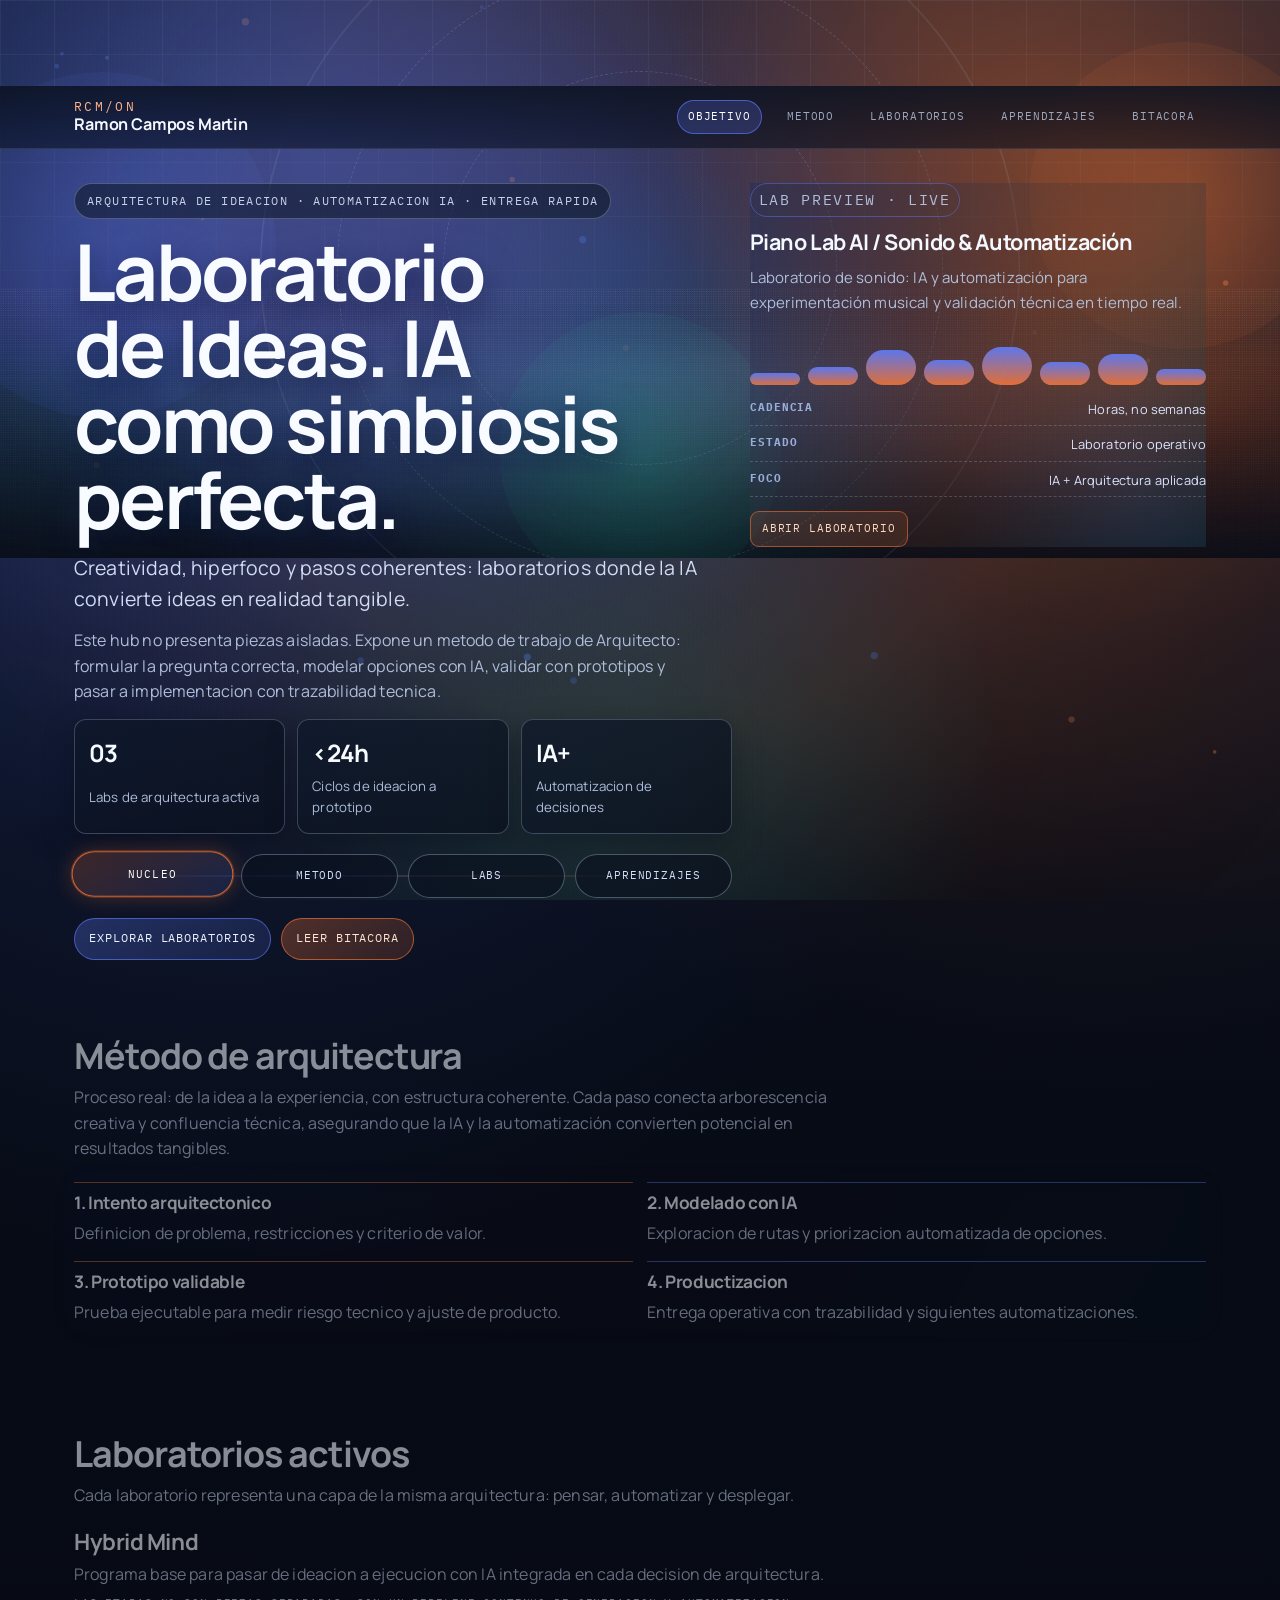
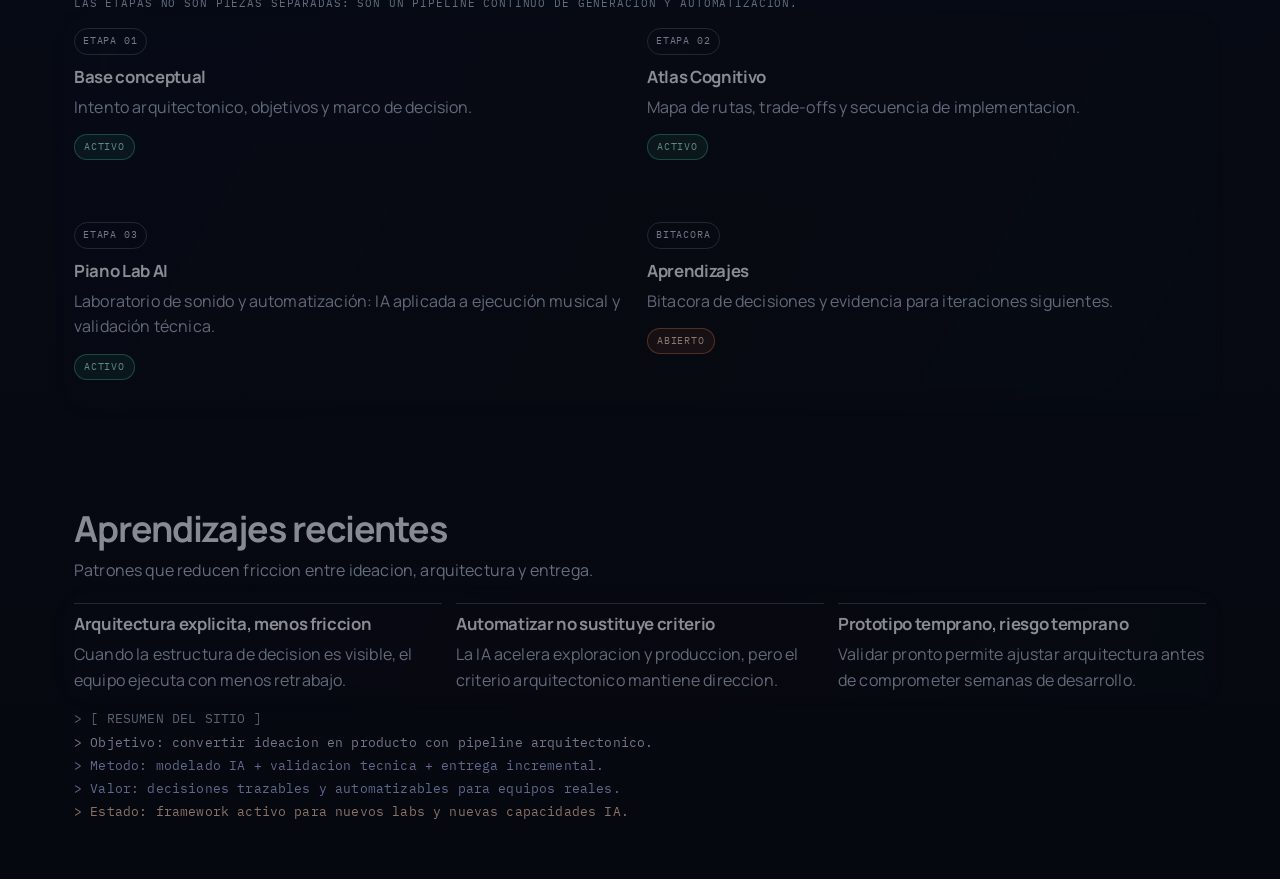
<file: index.html>
<!DOCTYPE html>
<html lang="es">
<head>
    <meta charset="UTF-8">
    <meta name="viewport" content="width=device-width, initial-scale=1.0">
    <title>RCM-ON | Arquitectura de Laboratorios IA</title>
    <link rel="stylesheet" href="./css/rcm-theme.css">
    <link rel="stylesheet" href="./css/kinetic-engine.css">
    <script defer src="https://static.cloudflareinsights.com/beacon.min.js" data-cf-beacon='{"token":"4bd4d9a2a4fd41ada302cc0f5b3d4526"}'></script>
</head>
<body class="hub-index">

    <div class="ambient-stage" aria-hidden="true">
        <canvas id="ambientCanvas"></canvas>
        <div class="ambient-veil"></div>
        <div class="ambient-noise"></div>
    </div>

    <header class="top-nav" aria-label="Navegacion principal">
        <div class="top-nav-inner">
            <a href="index.html" class="top-nav-brand" aria-label="RCM ON">
                <span class="brand-mark">RCM/ON</span>
                <span class="brand-name">Ramon Campos Martin</span>
            </a>
            <nav class="top-nav-links">
                <a href="#objetivo">Objetivo</a>
                <a href="#metodo">Metodo</a>
                <a href="#labs">Laboratorios</a>
                <a href="#aprendizajes">Aprendizajes</a>
                <a href="blog/01-procesamiento-paralelo.html">Bitacora</a>
            </nav>
        </div>
    </header>

    <section class="hero-graph hero-impact" aria-label="Fondo de portada">
        <div class="impact-mesh" aria-hidden="true"></div>
        <div class="impact-grid" aria-hidden="true"></div>
        <div class="impact-orb impact-orb-a" aria-hidden="true"></div>
        <div class="impact-orb impact-orb-b" aria-hidden="true"></div>
        <div class="impact-orb impact-orb-c" aria-hidden="true"></div>
        <div class="impact-rings" aria-hidden="true"></div>
    </section>

    <section class="container hero-front scene-section" data-depth="0.08" data-tone="cobalt" id="objetivo" aria-label="Objetivo del sitio">
        <div class="hero-editorial">
            <div class="hero-copy">
                <p class="hero-front-kicker">ARQUITECTURA DE IDEACION · AUTOMATIZACION IA · ENTREGA RAPIDA</p>
                    <h1 class="hero-front-title hero-front-title-main">Laboratorio de Ideas. IA como simbiosis perfecta.</h1>
                <p class="hero-front-subtitle">Creatividad, hiperfoco y pasos coherentes: laboratorios donde la IA convierte ideas en realidad tangible.</p>
                <p class="hero-front-description">
                    Este hub no presenta piezas aisladas. Expone un metodo de trabajo de Arquitecto: formular la pregunta correcta,
                    modelar opciones con IA, validar con prototipos y pasar a implementacion con trazabilidad tecnica.
                </p>
                <div class="hero-signals" aria-label="Indicadores de enfoque">
                    <div class="signal-pill"><strong>03</strong><span>Labs de arquitectura activa</span></div>
                    <div class="signal-pill"><strong>&lt;24h</strong><span>Ciclos de ideacion a prototipo</span></div>
                    <div class="signal-pill"><strong>IA+</strong><span>Automatizacion de decisiones</span></div>
                </div>
                <div class="home-node-index" id="homeNodeIndex" aria-label="Indice nodal de secciones">
                    <a class="home-node home-node-core" href="#objetivo" data-node-id="objetivo">Nucleo</a>
                    <a class="home-node" href="#metodo" data-node-id="metodo">Metodo</a>
                    <a class="home-node" href="#labs" data-node-id="labs">Labs</a>
                    <a class="home-node" href="#aprendizajes" data-node-id="aprendizajes">Aprendizajes</a>
                </div>
                <div class="hero-cta" aria-label="Acciones principales">
                    <a href="#labs" class="hero-cta-link">Explorar laboratorios</a>
                    <a href="blog/01-procesamiento-paralelo.html" class="hero-cta-link secondary">Leer bitacora</a>
                </div>
            </div>

            <aside class="hero-preview" aria-label="Preview del laboratorio principal">
                <p class="hero-preview-kicker">LAB PREVIEW · LIVE</p>
                <h3>Piano Lab AI / Sonido & Automatización</h3>
                <p>Laboratorio de sonido: IA y automatización para experimentación musical y validación técnica en tiempo real.</p>
                <div class="preview-wave" aria-hidden="true">
                    <span></span><span></span><span></span><span></span><span></span><span></span><span></span><span></span>
                </div>
                <div class="preview-metrics">
                    <div><strong>Cadencia</strong><span>Horas, no semanas</span></div>
                    <div><strong>Estado</strong><span>Laboratorio operativo</span></div>
                    <div><strong>Foco</strong><span>IA + Arquitectura aplicada</span></div>
                </div>
                <a href="01-hybrid-mind/piano_pro_studio.html" class="hero-preview-link">Abrir laboratorio</a>
            </aside>
        </div>
    </section>

    <section class="container processes-section scene-section" data-depth="0.18" data-tone="slate" id="metodo">
        <div class="labs-header">
            <h2>Método de arquitectura</h2>
            <p>Proceso real: de la idea a la experiencia, con estructura coherente. Cada paso conecta arborescencia creativa y confluencia técnica, asegurando que la IA y la automatización convierten potencial en resultados tangibles.</p>
        </div>
        <div class="process-flow">
            <article class="process-card process-card-orange reveal-up inview">
                <h3 class="process-title">1. Intento arquitectonico</h3>
                <p class="process-description">Definicion de problema, restricciones y criterio de valor.</p>
            </article>
            <article class="process-card process-card-cobalt reveal-up inview">
                <h3 class="process-title">2. Modelado con IA</h3>
                <p class="process-description">Exploracion de rutas y priorizacion automatizada de opciones.</p>
            </article>
            <article class="process-card process-card-orange reveal-up inview">
                <h3 class="process-title">3. Prototipo validable</h3>
                <p class="process-description">Prueba ejecutable para medir riesgo tecnico y ajuste de producto.</p>
            </article>
            <article class="process-card process-card-cobalt reveal-up inview">
                <h3 class="process-title">4. Productizacion</h3>
                <p class="process-description">Entrega operativa con trazabilidad y siguientes automatizaciones.</p>
            </article>
        </div>
    </section>

    <section class="container labs-section scene-section" data-depth="0.28" data-tone="orange" id="labs">
        <div class="labs-header">
            <h2>Laboratorios activos</h2>
            <p>Cada laboratorio representa una capa de la misma arquitectura: pensar, automatizar y desplegar.</p>
        </div>

        <div class="labs-subsection">
            <div class="labs-subsection-head">
                <h3>Hybrid Mind</h3>
                <p>Programa base para pasar de ideacion a ejecucion con IA integrada en cada decision de arquitectura.</p>
                <p class="labs-subsection-note">Las etapas no son piezas separadas: son un pipeline continuo de generacion y automatizacion.</p>
            </div>

            <div class="labs-grid labs-steps">
                <a href="01-hybrid-mind/index_marca.html" class="labs-card reveal-up inview">
                    <span class="labs-step">Etapa 01</span>
                    <h3>Base conceptual</h3>
                    <p>Intento arquitectonico, objetivos y marco de decision.</p>
                    <span class="labs-status">Activo</span>
                </a>
                <a href="01-hybrid-mind/atlas_cognitivo.html" class="labs-card reveal-up inview">
                    <span class="labs-step">Etapa 02</span>
                    <h3>Atlas Cognitivo</h3>
                    <p>Mapa de rutas, trade-offs y secuencia de implementacion.</p>
                    <span class="labs-status">Activo</span>
                </a>
                <a href="01-hybrid-mind/piano_pro_studio.html" class="labs-card reveal-up inview">
                    <span class="labs-step">Etapa 03</span>
                    <h3>Piano Lab AI</h3>
                    <p>Laboratorio de sonido y automatización: IA aplicada a ejecución musical y validación técnica.</p>
                    <span class="labs-status">Activo</span>
                </a>
                <a href="blog/01-procesamiento-paralelo.html" class="labs-card labs-card-open reveal-up inview">
                    <span class="labs-step">Bitacora</span>
                    <h3>Aprendizajes</h3>
                    <p>Bitacora de decisiones y evidencia para iteraciones siguientes.</p>
                    <span class="labs-status">Abierto</span>
                </a>
            </div>
        </div>
    </section>

    <section class="container log-section scene-section" data-depth="0.36" data-tone="emerald" id="aprendizajes">
        <div class="labs-header">
            <h2>Aprendizajes recientes</h2>
            <p>Patrones que reducen friccion entre ideacion, arquitectura y entrega.</p>
        </div>

        <div class="learning-grid">
            <article class="learning-card">
                <h3>Arquitectura explicita, menos friccion</h3>
                <p>Cuando la estructura de decision es visible, el equipo ejecuta con menos retrabajo.</p>
            </article>
            <article class="learning-card">
                <h3>Automatizar no sustituye criterio</h3>
                <p>La IA acelera exploracion y produccion, pero el criterio arquitectonico mantiene direccion.</p>
            </article>
            <article class="learning-card">
                <h3>Prototipo temprano, riesgo temprano</h3>
                <p>Validar pronto permite ajustar arquitectura antes de comprometer semanas de desarrollo.</p>
            </article>
        </div>

        <div class="system-log">
            <div class="system-log-line log-muted">> [ RESUMEN DEL SITIO ]</div>
            <div class="system-log-line">> Objetivo: convertir ideacion en producto con pipeline arquitectonico.</div>
            <div class="system-log-line log-cobalt">> Metodo: modelado IA + validacion tecnica + entrega incremental.</div>
            <div class="system-log-line log-cobalt">> Valor: decisiones trazables y automatizables para equipos reales.</div>
            <div class="system-log-line log-orange">> Estado: framework activo para nuevos labs y nuevas capacidades IA.</div>
        </div>
    </section>

    <script>
        (function () {
            document.body.classList.add('fx-ready');
            const canvas = document.getElementById('ambientCanvas');
            if (!canvas) return;

            const ctx = canvas.getContext('2d', { alpha: true });
            if (!ctx) return;

            const pointer = { x: 0.5, y: 0.35, tx: 0.5, ty: 0.35 };
            const particles = [];
            const particleCount = window.innerWidth < 760 ? 14 : 26;
            let width = 0;
            let height = 0;
            let rafId = null;
            let frameTick = 0;
            const root = document.documentElement;
            const parallaxLayers = {
                mesh: document.querySelector('.impact-mesh'),
                grid: document.querySelector('.impact-grid'),
                rings: document.querySelector('.impact-rings')
            };
            const sceneSections = Array.from(document.querySelectorAll('.scene-section'));
            const nodeButtons = Array.from(document.querySelectorAll('.home-node-index .home-node'));
            const topNavAnchors = Array.from(document.querySelectorAll('.top-nav-links a[href^="#"]'));
            const scrollState = {
                current: window.scrollY || window.pageYOffset || 0,
                target: window.scrollY || window.pageYOffset || 0
            };

            function resize() {
                const ratio = Math.max(window.devicePixelRatio || 1, 1);
                width = window.innerWidth;
                height = window.innerHeight;
                canvas.width = Math.floor(width * ratio);
                canvas.height = Math.floor(height * ratio);
                canvas.style.width = width + 'px';
                canvas.style.height = height + 'px';
                ctx.setTransform(ratio, 0, 0, ratio, 0, 0);
            }

            function makeParticle() {
                return {
                    x: Math.random() * width,
                    y: Math.random() * height,
                    r: 1 + Math.random() * 2.8,
                    vx: (Math.random() - 0.5) * 0.28,
                    vy: (Math.random() - 0.5) * 0.24,
                    hue: Math.random() > 0.5 ? 22 : 225,
                    alpha: 0.14 + Math.random() * 0.26
                };
            }

            function initParticles() {
                particles.length = 0;
                for (let i = 0; i < particleCount; i++) particles.push(makeParticle());
            }

            function updatePointer(x, y) {
                pointer.tx = Math.max(0, Math.min(1, x / width));
                pointer.ty = Math.max(0, Math.min(1, y / height));
            }

            function draw() {
                pointer.x += (pointer.tx - pointer.x) * 0.06;
                pointer.y += (pointer.ty - pointer.y) * 0.06;

                const scrollDelta = scrollState.target - scrollState.current;
                if (Math.abs(scrollDelta) > 0.08) {
                    scrollState.current += scrollDelta * 0.09;
                } else {
                    scrollState.current = scrollState.target;
                }

                updateParallax(scrollState.current);

                ctx.clearRect(0, 0, width, height);

                const grad = ctx.createRadialGradient(
                    width * pointer.x,
                    height * pointer.y,
                    60,
                    width * pointer.x,
                    height * pointer.y,
                    Math.max(width, height) * 0.65
                );
                grad.addColorStop(0, 'rgba(95,125,255,0.18)');
                grad.addColorStop(0.45, 'rgba(255,122,54,0.1)');
                grad.addColorStop(1, 'rgba(0,0,0,0)');
                ctx.fillStyle = grad;
                ctx.fillRect(0, 0, width, height);

                for (let i = 0; i < particles.length; i++) {
                    const p = particles[i];
                    p.x += p.vx + (pointer.x - 0.5) * 0.32;
                    p.y += p.vy + (pointer.y - 0.5) * 0.2;

                    if (p.x < -20) p.x = width + 20;
                    if (p.x > width + 20) p.x = -20;
                    if (p.y < -20) p.y = height + 20;
                    if (p.y > height + 20) p.y = -20;

                    ctx.beginPath();
                    ctx.fillStyle = `hsla(${p.hue}, 96%, 66%, ${p.alpha})`;
                    ctx.arc(p.x, p.y, p.r, 0, Math.PI * 2);
                    ctx.fill();
                }

                frameTick += 1;
                if (frameTick % 2 === 0) {
                    const maxDist = 110;
                    const maxDistSq = maxDist * maxDist;
                    ctx.lineWidth = 1;
                    for (let i = 0; i < particles.length; i++) {
                        const a = particles[i];
                        for (let j = i + 1; j < particles.length; j++) {
                            const b = particles[j];
                            const dx = a.x - b.x;
                            const dy = a.y - b.y;
                            const distSq = dx * dx + dy * dy;
                            if (distSq < maxDistSq) {
                                const dist = Math.sqrt(distSq);
                                const alpha = (1 - dist / maxDist) * 0.11;
                                ctx.strokeStyle = `rgba(170, 188, 255, ${alpha})`;
                                ctx.beginPath();
                                ctx.moveTo(a.x, a.y);
                                ctx.lineTo(b.x, b.y);
                                ctx.stroke();
                            }
                        }
                    }
                }

                rafId = requestAnimationFrame(draw);
            }

            function updateParallax(scrollValue) {
                const scrollY = typeof scrollValue === 'number' ? scrollValue : (window.scrollY || window.pageYOffset || 0);
                const maxScroll = Math.max(1, document.body.scrollHeight - window.innerHeight);
                const progress = Math.min(1, scrollY / maxScroll);
                const drift = Math.min(460, scrollY * 0.34);
                const glow = Math.max(0.52, 0.98 - progress * 0.34);

                root.style.setProperty('--scene-shift', `${drift.toFixed(2)}px`);
                root.style.setProperty('--scene-glow', glow.toFixed(3));
                root.style.setProperty('--scroll-progress', progress.toFixed(4));
                root.style.setProperty('--section-drift', `${(drift * 0.34).toFixed(2)}px`);

                if (parallaxLayers.mesh) parallaxLayers.mesh.style.transform = `translate3d(0, ${drift * 0.52}px, 0)`;
                if (parallaxLayers.grid) parallaxLayers.grid.style.transform = `translate3d(0, ${drift * 0.37}px, 0)`;
                if (parallaxLayers.rings) parallaxLayers.rings.style.transform = `translate(-50%, calc(-50% + ${drift * 0.27}px)) scale(${(1 - progress * 0.08).toFixed(3)})`;

                sceneSections.forEach((section) => {
                    const depth = parseFloat(section.dataset.depth || '0.2');
                    const rect = section.getBoundingClientRect();
                    const viewportCenter = window.innerHeight * 0.5;
                    const sectionCenter = rect.top + rect.height * 0.5;
                    const centerDelta = (sectionCenter - viewportCenter) / Math.max(window.innerHeight, 1);
                    const localShift = -(centerDelta * 130 * depth);
                    const localMix = Math.max(0.26, Math.min(1, 1 - Math.abs(centerDelta) * 1.06));
                    const localTilt = Math.max(-5, Math.min(5, centerDelta * 5.8));

                    section.style.setProperty('--local-shift', `${localShift.toFixed(2)}px`);
                    section.style.setProperty('--local-mix', localMix.toFixed(4));
                    section.style.setProperty('--local-tilt', `${localTilt.toFixed(2)}deg`);
                    section.style.setProperty('--open-level', localMix.toFixed(4));
                    section.classList.toggle('is-open', localMix > 0.56);
                });

                let activeSection = null;
                let nearest = Number.POSITIVE_INFINITY;
                sceneSections.forEach((section) => {
                    const rect = section.getBoundingClientRect();
                    const distance = Math.abs((rect.top + rect.height * 0.5) - (window.innerHeight * 0.45));
                    if (distance < nearest) {
                        nearest = distance;
                        activeSection = section;
                    }
                });

                if (activeSection) {
                    const activeId = activeSection.id;
                    const activeTone = activeSection.dataset.tone || 'cobalt';
                    document.body.dataset.tone = activeTone;

                    topNavAnchors.forEach((anchor) => {
                        const href = anchor.getAttribute('href') || '';
                        anchor.classList.toggle('is-active', href === `#${activeId}`);
                    });

                    nodeButtons.forEach((node) => {
                        const href = node.getAttribute('href') || '';
                        const targetId = href.startsWith('#') ? href.slice(1) : '';
                        const targetSection = targetId ? document.getElementById(targetId) : null;
                        const openLevel = targetSection ? parseFloat(getComputedStyle(targetSection).getPropertyValue('--open-level') || '0') : 0;
                        node.classList.toggle('is-near', openLevel > 0.58);
                        node.classList.toggle('is-active', targetId === activeId);
                    });
                }
            }

            function initReveal() {
                const targets = document.querySelectorAll('.hero-copy, .hero-preview, .labs-header, .process-card, .labs-card, .learning-card, .system-log');
                if (!targets.length) return;

                // Keep hero content visible from first paint to avoid an empty first viewport.
                const heroImmediate = document.querySelectorAll('.hero-copy, .hero-preview');
                heroImmediate.forEach((el) => el.classList.add('inview'));

                targets.forEach((el, index) => {
                    el.classList.add('reveal-up');
                    el.style.transitionDelay = `${Math.min(index * 45, 300)}ms`;
                });

                const observer = new IntersectionObserver((entries) => {
                    entries.forEach((entry) => {
                        if (entry.isIntersecting) {
                            entry.target.classList.add('inview');
                            observer.unobserve(entry.target);
                        }
                    });
                }, { threshold: 0.14, rootMargin: '0px 0px -8% 0px' });

                targets.forEach((el) => observer.observe(el));
            }

            function syncScrollTarget() {
                scrollState.target = window.scrollY || window.pageYOffset || 0;
            }

            resize();
            initParticles();
            syncScrollTarget();
            scrollState.current = scrollState.target;
            draw();
            initReveal();

            window.addEventListener('resize', () => {
                resize();
                initParticles();
                syncScrollTarget();
                scrollState.current = scrollState.target;
                updateParallax(scrollState.current);
            });

            window.addEventListener('scroll', syncScrollTarget, { passive: true });

            window.addEventListener('pointermove', (event) => updatePointer(event.clientX, event.clientY), { passive: true });
            window.addEventListener('touchmove', (event) => {
                const touch = event.touches && event.touches[0];
                if (touch) updatePointer(touch.clientX, touch.clientY);
            }, { passive: true });

            document.addEventListener('visibilitychange', () => {
                if (document.hidden && rafId) {
                    cancelAnimationFrame(rafId);
                    rafId = null;
                } else if (!document.hidden && !rafId) {
                    draw();
                }
            });
        })();
    </script>

</body>
</html>
</file>
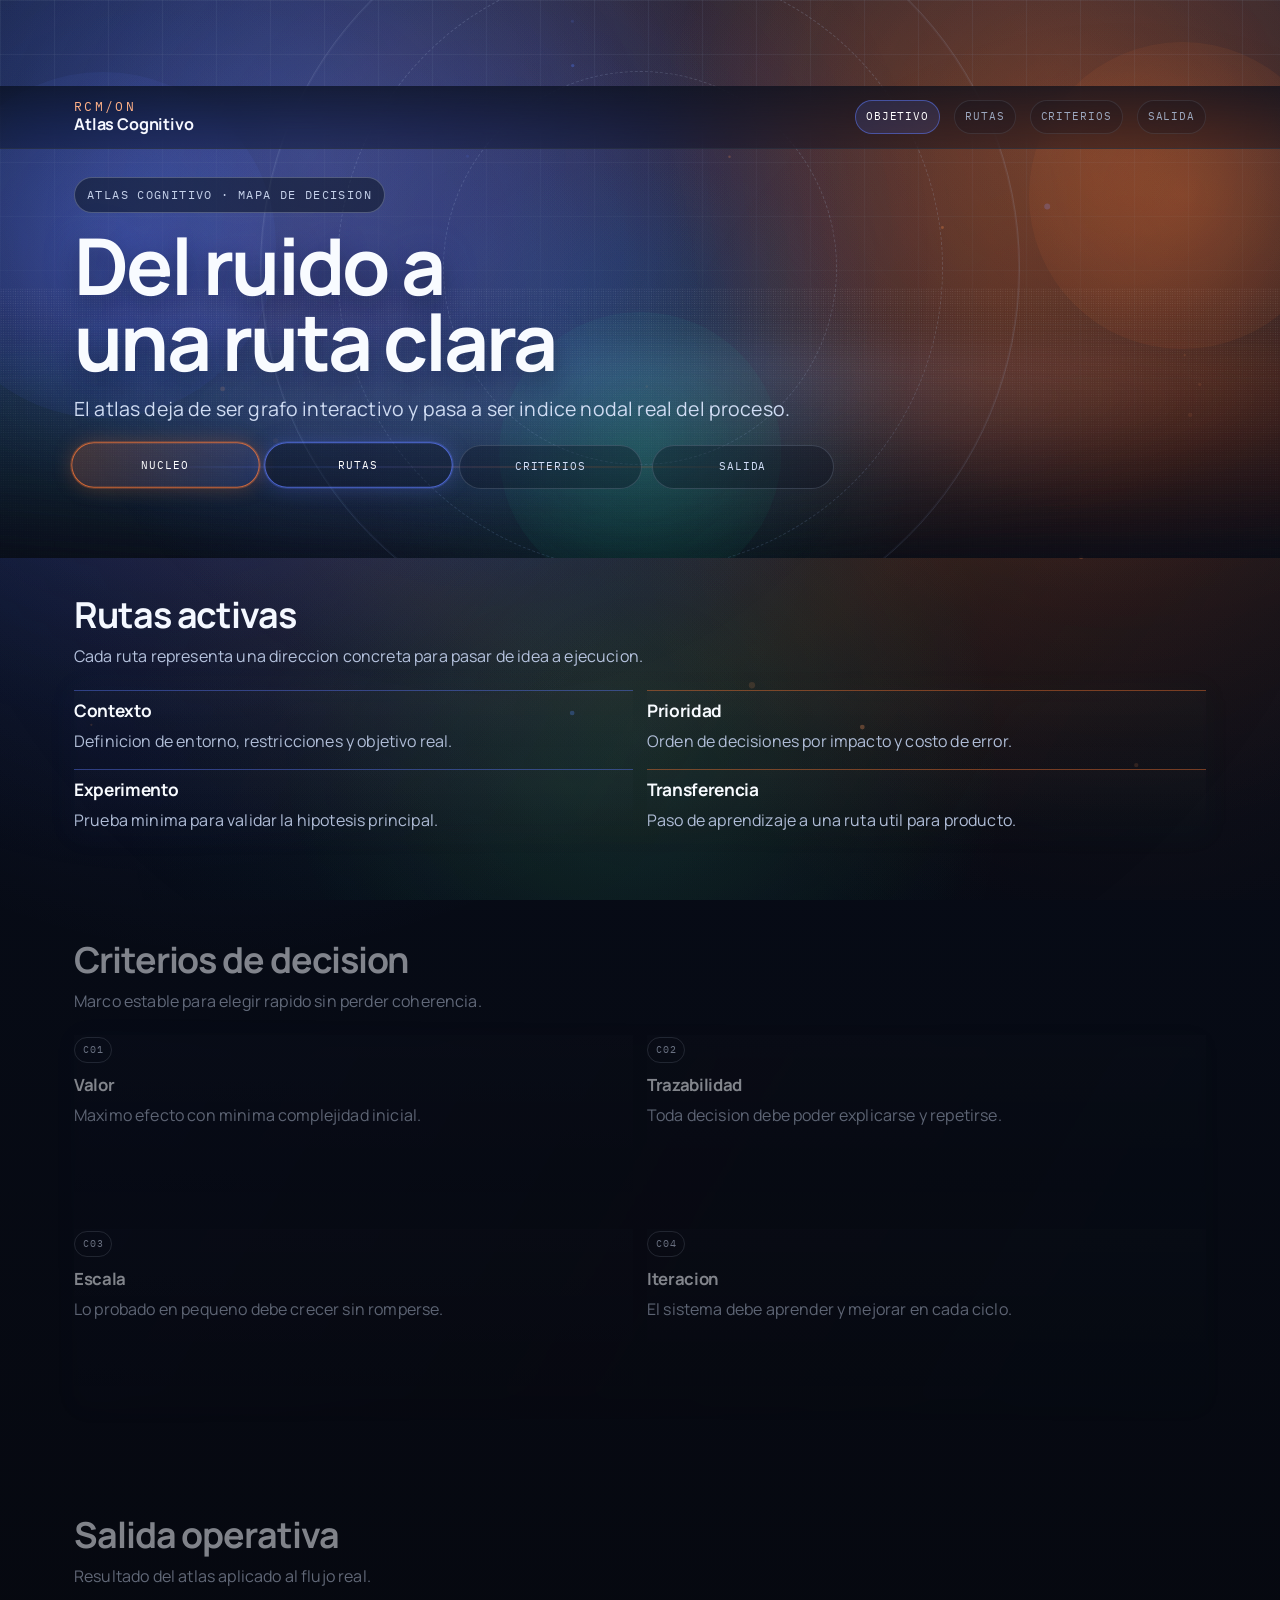
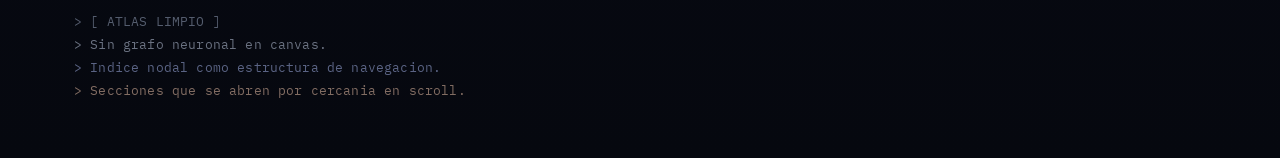
<file: 01-hybrid-mind/atlas_cognitivo.html>
<!DOCTYPE html>
<html lang="es">
<head>
    <meta charset="UTF-8">
    <meta name="viewport" content="width=device-width, initial-scale=1.0">
    <title>RCM-ON | Atlas Cognitivo</title>
    <link rel="stylesheet" href="../css/rcm-theme.css">
    <link rel="stylesheet" href="../css/kinetic-engine.css">
    <script defer src="https://static.cloudflareinsights.com/beacon.min.js" data-cf-beacon='{"token":"4bd4d9a2a4fd41ada302cc0f5b3d4526"}'></script>
</head>
<body class="hub-index hub-fused-page">
    <div class="ambient-stage" aria-hidden="true">
        <canvas id="ambientCanvas"></canvas>
        <div class="ambient-veil"></div>
        <div class="ambient-noise"></div>
    </div>

    <header class="top-nav" aria-label="Navegacion principal">
        <div class="top-nav-inner">
            <a href="../index.html" class="top-nav-brand" aria-label="Volver al hub">
                <span class="brand-mark">RCM/ON</span>
                <span class="brand-name">Atlas Cognitivo</span>
            </a>
            <nav class="top-nav-links">
                <a href="#atlas-objetivo">Objetivo</a>
                <a href="#atlas-rutas">Rutas</a>
                <a href="#atlas-criterios">Criterios</a>
                <a href="#atlas-salida">Salida</a>
            </nav>
        </div>
    </header>

    <section class="hero-graph hero-impact" aria-hidden="true">
        <div class="impact-mesh"></div>
        <div class="impact-grid"></div>
        <div class="impact-orb impact-orb-a"></div>
        <div class="impact-orb impact-orb-b"></div>
        <div class="impact-orb impact-orb-c"></div>
        <div class="impact-rings"></div>
    </section>

    <section class="container hero-front scene-section" id="atlas-objetivo" data-tone="cobalt" data-depth="0.08">
        <div class="hero-copy">
            <p class="hero-front-kicker">ATLAS COGNITIVO · MAPA DE DECISION</p>
            <h1 class="hero-front-title hero-front-title-main">Del ruido a una ruta clara</h1>
            <p class="hero-front-subtitle">El atlas deja de ser grafo interactivo y pasa a ser indice nodal real del proceso.</p>
            <div class="home-node-index" aria-label="Indice nodal del atlas">
                <a class="home-node home-node-core" href="#atlas-objetivo">Nucleo</a>
                <a class="home-node" href="#atlas-rutas">Rutas</a>
                <a class="home-node" href="#atlas-criterios">Criterios</a>
                <a class="home-node" href="#atlas-salida">Salida</a>
            </div>
        </div>
    </section>

    <section class="container processes-section scene-section" id="atlas-rutas" data-tone="slate" data-depth="0.16">
        <div class="labs-header">
            <h2>Rutas activas</h2>
            <p>Cada ruta representa una direccion concreta para pasar de idea a ejecucion.</p>
        </div>
        <div class="process-flow">
            <article class="process-card process-card-cobalt reveal-up inview">
                <h3 class="process-title">Contexto</h3>
                <p class="process-description">Definicion de entorno, restricciones y objetivo real.</p>
            </article>
            <article class="process-card process-card-orange reveal-up inview">
                <h3 class="process-title">Prioridad</h3>
                <p class="process-description">Orden de decisiones por impacto y costo de error.</p>
            </article>
            <article class="process-card process-card-cobalt reveal-up inview">
                <h3 class="process-title">Experimento</h3>
                <p class="process-description">Prueba minima para validar la hipotesis principal.</p>
            </article>
            <article class="process-card process-card-orange reveal-up inview">
                <h3 class="process-title">Transferencia</h3>
                <p class="process-description">Paso de aprendizaje a una ruta util para producto.</p>
            </article>
        </div>
    </section>

    <section class="container labs-section scene-section" id="atlas-criterios" data-tone="orange" data-depth="0.26">
        <div class="labs-header">
            <h2>Criterios de decision</h2>
            <p>Marco estable para elegir rapido sin perder coherencia.</p>
        </div>
        <div class="labs-grid labs-steps">
            <article class="labs-card reveal-up inview">
                <span class="labs-step">C01</span>
                <h3>Valor</h3>
                <p>Maximo efecto con minima complejidad inicial.</p>
            </article>
            <article class="labs-card reveal-up inview">
                <span class="labs-step">C02</span>
                <h3>Trazabilidad</h3>
                <p>Toda decision debe poder explicarse y repetirse.</p>
            </article>
            <article class="labs-card reveal-up inview">
                <span class="labs-step">C03</span>
                <h3>Escala</h3>
                <p>Lo probado en pequeno debe crecer sin romperse.</p>
            </article>
            <article class="labs-card labs-card-open reveal-up inview">
                <span class="labs-step">C04</span>
                <h3>Iteracion</h3>
                <p>El sistema debe aprender y mejorar en cada ciclo.</p>
            </article>
        </div>
    </section>

    <section class="container log-section scene-section" id="atlas-salida" data-tone="emerald" data-depth="0.34">
        <div class="labs-header">
            <h2>Salida operativa</h2>
            <p>Resultado del atlas aplicado al flujo real.</p>
        </div>
        <div class="system-log">
            <div class="system-log-line log-muted">> [ ATLAS LIMPIO ]</div>
            <div class="system-log-line">> Sin grafo neuronal en canvas.</div>
            <div class="system-log-line log-cobalt">> Indice nodal como estructura de navegacion.</div>
            <div class="system-log-line log-orange">> Secciones que se abren por cercania en scroll.</div>
        </div>
    </section>

    <script src="./js/page-fusion.js" defer></script>
</body>
</html>
</file>
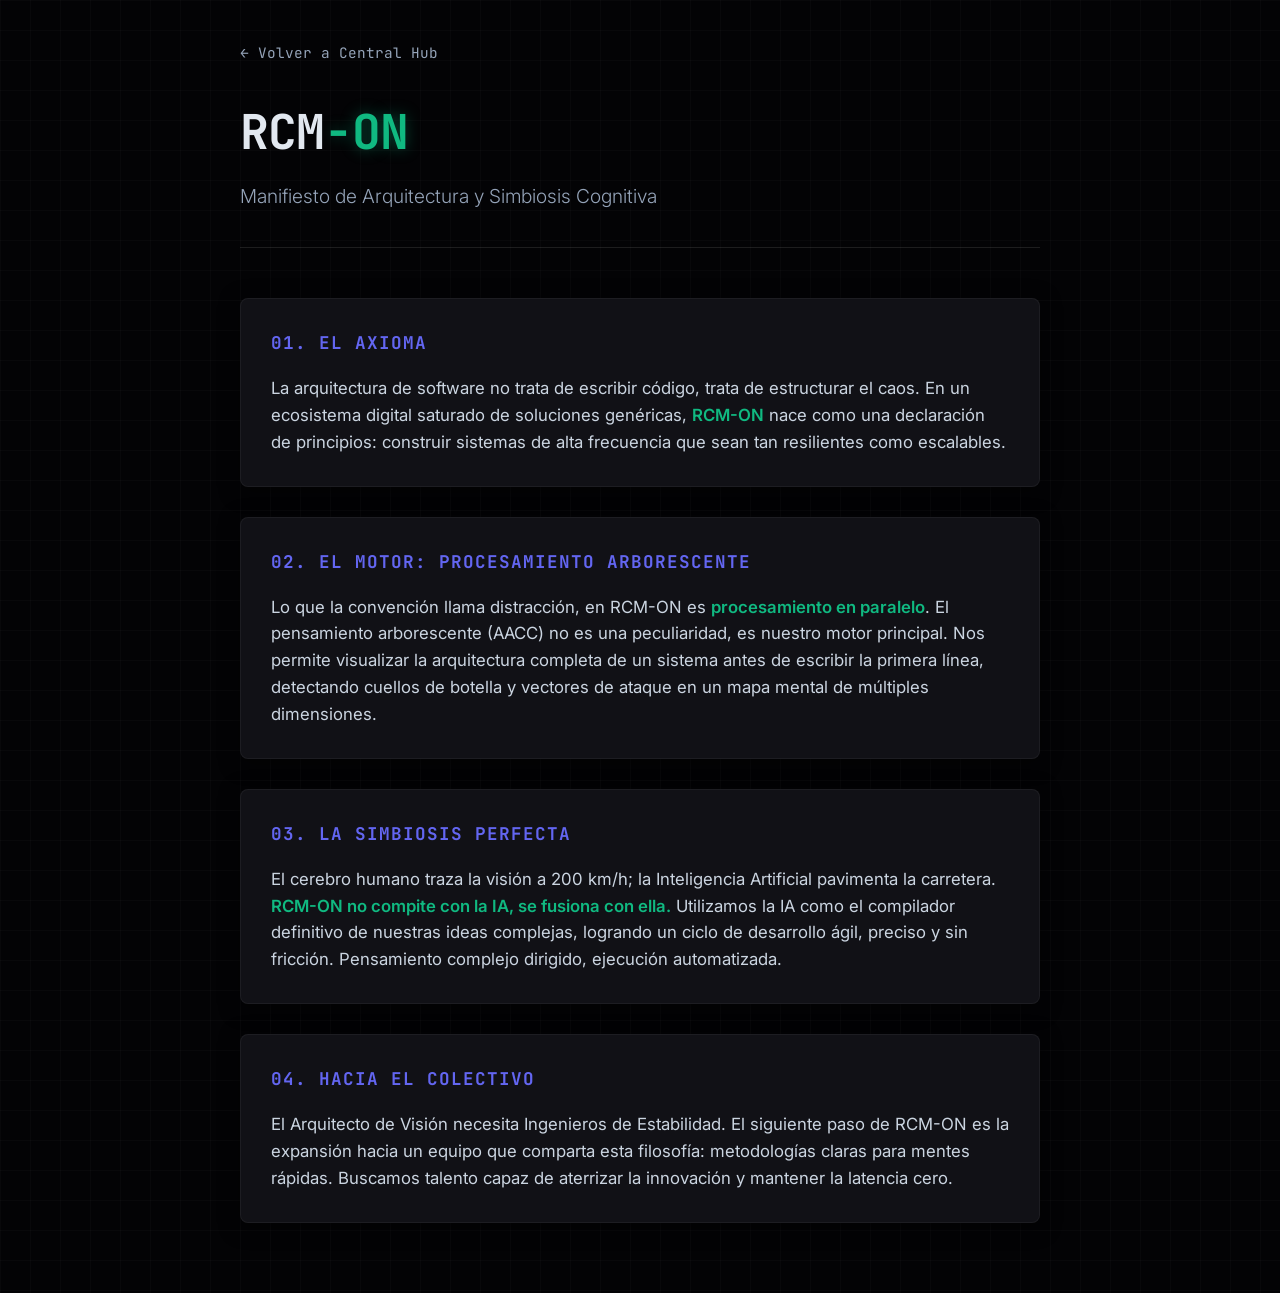
<file: 01-hybrid-mind/index-marca.html>
<!DOCTYPE html>
<html lang="es">
<head>
    <meta charset="UTF-8">
    <meta name="viewport" content="width=device-width, initial-scale=1.0">
    <title>RCM-ON | Manifiesto Core</title>
    <style>
        @import url('https://fonts.googleapis.com/css2?family=Inter:wght@300;400;600&family=JetBrains+Mono:wght@400;700&display=swap');
        
        :root {
            --bg-color: #030305;
            --surface: #111116;
            --text-main: #e2e8f0;
            --text-muted: #94a3b8;
            --emerald: #10B981;
            --emerald-glow: rgba(16, 185, 129, 0.4);
            --indigo: #6366F1;
        }

        body {
            background-color: var(--bg-color);
            color: var(--text-main);
            font-family: 'Inter', sans-serif;
            margin: 0;
            padding: 40px 20px;
            line-height: 1.6;
            background-image: linear-gradient(rgba(255,255,255,0.02) 1px, transparent 1px),
            linear-gradient(90deg, rgba(255,255,255,0.02) 1px, transparent 1px);
            background-size: 30px 30px;
        }

        .container {
            max-width: 800px;
            margin: 0 auto;
        }

        .btn-back {
            display: inline-block;
            color: var(--text-muted);
            text-decoration: none;
            font-family: 'JetBrains Mono', monospace;
            font-size: 0.9rem;
            margin-bottom: 30px;
            transition: color 0.3s ease;
        }

        .btn-back:hover {
            color: var(--emerald);
        }

        header {
            margin-bottom: 50px;
            border-bottom: 1px solid rgba(255,255,255,0.1);
            padding-bottom: 20px;
        }

        h1 {
            font-family: 'JetBrains Mono', monospace;
            font-size: 3rem;
            margin: 0;
            letter-spacing: -1px;
        }

        .status-on {
            color: var(--emerald);
            text-shadow: 0 0 15px var(--emerald-glow);
        }

        h2 {
            color: var(--text-muted);
            font-weight: 300;
            font-size: 1.2rem;
            margin-top: 10px;
        }

        .manifesto-section {
            background: var(--surface);
            border: 1px solid rgba(255,255,255,0.05);
            border-radius: 8px;
            padding: 30px;
            margin-bottom: 30px;
            box-shadow: 0 4px 20px rgba(0,0,0,0.5);
        }

        .manifesto-section h3 {
            color: var(--indigo);
            font-family: 'JetBrains Mono', monospace;
            font-size: 1.1rem;
            margin-top: 0;
            text-transform: uppercase;
            letter-spacing: 1px;
        }

        .manifesto-section p {
            font-size: 1.05rem;
            color: #cbd5e1;
            margin-bottom: 0;
        }

        .highlight {
            color: var(--emerald);
            font-weight: 600;
        }
    </style>
</head>
<body>

    <div class="container">
        <a href="../index.html" class="btn-back">&larr; Volver a Central Hub</a>
        
        <header>
            <h1>RCM<span class="status-on">-ON</span></h1>
            <h2>Manifiesto de Arquitectura y Simbiosis Cognitiva</h2>
        </header>

        <main>
            <div class="manifesto-section">
                <h3>01. El Axioma</h3>
                <p>La arquitectura de software no trata de escribir código, trata de estructurar el caos. En un ecosistema digital saturado de soluciones genéricas, <span class="highlight">RCM-ON</span> nace como una declaración de principios: construir sistemas de alta frecuencia que sean tan resilientes como escalables.</p>
            </div>

            <div class="manifesto-section">
                <h3>02. El Motor: Procesamiento Arborescente</h3>
                <p>Lo que la convención llama distracción, en RCM-ON es <span class="highlight">procesamiento en paralelo</span>. El pensamiento arborescente (AACC) no es una peculiaridad, es nuestro motor principal. Nos permite visualizar la arquitectura completa de un sistema antes de escribir la primera línea, detectando cuellos de botella y vectores de ataque en un mapa mental de múltiples dimensiones.</p>
            </div>

            <div class="manifesto-section">
                <h3>03. La Simbiosis Perfecta</h3>
                <p>El cerebro humano traza la visión a 200 km/h; la Inteligencia Artificial pavimenta la carretera. <span class="highlight">RCM-ON no compite con la IA, se fusiona con ella.</span> Utilizamos la IA como el compilador definitivo de nuestras ideas complejas, logrando un ciclo de desarrollo ágil, preciso y sin fricción. Pensamiento complejo dirigido, ejecución automatizada.</p>
            </div>

            <div class="manifesto-section">
                <h3>04. Hacia el Colectivo</h3>
                <p>El Arquitecto de Visión necesita Ingenieros de Estabilidad. El siguiente paso de RCM-ON es la expansión hacia un equipo que comparta esta filosofía: metodologías claras para mentes rápidas. Buscamos talento capaz de aterrizar la innovación y mantener la latencia cero.</p>
            </div>
        </main>
    </div>

</body>
</html>
</file>
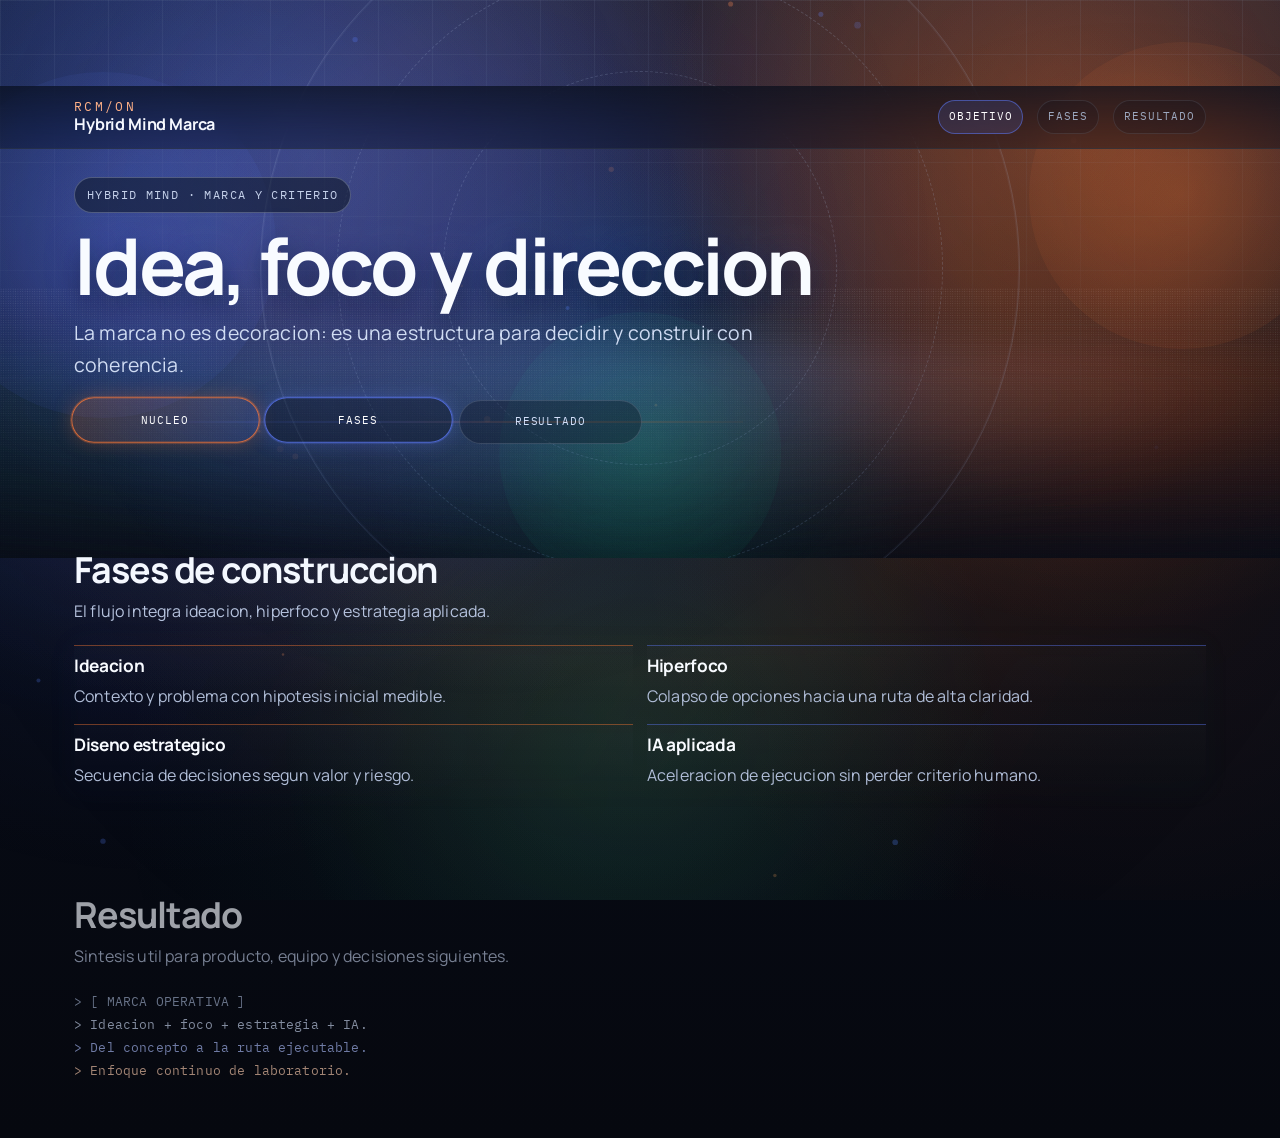
<file: 01-hybrid-mind/index_marca.html>
<!DOCTYPE html>
<html lang="es">
<head>
    <meta charset="UTF-8">
    <meta name="viewport" content="width=device-width, initial-scale=1.0">
    <title>RCM-ON | Hybrid Mind Marca</title>
    <link rel="stylesheet" href="../css/rcm-theme.css">
    <link rel="stylesheet" href="../css/kinetic-engine.css">
    <script defer src="https://static.cloudflareinsights.com/beacon.min.js" data-cf-beacon='{"token":"4bd4d9a2a4fd41ada302cc0f5b3d4526"}'></script>
</head>
<body class="hub-index hub-fused-page">
    <div class="ambient-stage" aria-hidden="true">
        <canvas id="ambientCanvas"></canvas>
        <div class="ambient-veil"></div>
        <div class="ambient-noise"></div>
    </div>

    <header class="top-nav" aria-label="Navegacion principal">
        <div class="top-nav-inner">
            <a href="../index.html" class="top-nav-brand" aria-label="Volver al hub">
                <span class="brand-mark">RCM/ON</span>
                <span class="brand-name">Hybrid Mind Marca</span>
            </a>
            <nav class="top-nav-links">
                <a href="#marca-objetivo">Objetivo</a>
                <a href="#marca-fases">Fases</a>
                <a href="#marca-resultado">Resultado</a>
            </nav>
        </div>
    </header>

    <section class="hero-graph hero-impact" aria-hidden="true">
        <div class="impact-mesh"></div>
        <div class="impact-grid"></div>
        <div class="impact-orb impact-orb-a"></div>
        <div class="impact-orb impact-orb-b"></div>
        <div class="impact-orb impact-orb-c"></div>
        <div class="impact-rings"></div>
    </section>

    <section class="container hero-front scene-section" id="marca-objetivo" data-tone="cobalt" data-depth="0.08">
        <div class="hero-copy">
            <p class="hero-front-kicker">HYBRID MIND · MARCA Y CRITERIO</p>
            <h1 class="hero-front-title hero-front-title-main">Idea, foco y direccion</h1>
            <p class="hero-front-subtitle">La marca no es decoracion: es una estructura para decidir y construir con coherencia.</p>
            <div class="home-node-index" aria-label="Indice nodal de marca">
                <a class="home-node home-node-core" href="#marca-objetivo">Nucleo</a>
                <a class="home-node" href="#marca-fases">Fases</a>
                <a class="home-node" href="#marca-resultado">Resultado</a>
            </div>
        </div>
    </section>

    <section class="container processes-section scene-section" id="marca-fases" data-tone="slate" data-depth="0.2">
        <div class="labs-header">
            <h2>Fases de construccion</h2>
            <p>El flujo integra ideacion, hiperfoco y estrategia aplicada.</p>
        </div>
        <div class="process-flow">
            <article class="process-card process-card-orange reveal-up inview">
                <h3 class="process-title">Ideacion</h3>
                <p class="process-description">Contexto y problema con hipotesis inicial medible.</p>
            </article>
            <article class="process-card process-card-cobalt reveal-up inview">
                <h3 class="process-title">Hiperfoco</h3>
                <p class="process-description">Colapso de opciones hacia una ruta de alta claridad.</p>
            </article>
            <article class="process-card process-card-orange reveal-up inview">
                <h3 class="process-title">Diseno estrategico</h3>
                <p class="process-description">Secuencia de decisiones segun valor y riesgo.</p>
            </article>
            <article class="process-card process-card-cobalt reveal-up inview">
                <h3 class="process-title">IA aplicada</h3>
                <p class="process-description">Aceleracion de ejecucion sin perder criterio humano.</p>
            </article>
        </div>
    </section>

    <section class="container log-section scene-section" id="marca-resultado" data-tone="emerald" data-depth="0.32">
        <div class="labs-header">
            <h2>Resultado</h2>
            <p>Sintesis util para producto, equipo y decisiones siguientes.</p>
        </div>
        <div class="system-log">
            <div class="system-log-line log-muted">> [ MARCA OPERATIVA ]</div>
            <div class="system-log-line">> Ideacion + foco + estrategia + IA.</div>
            <div class="system-log-line log-cobalt">> Del concepto a la ruta ejecutable.</div>
            <div class="system-log-line log-orange">> Enfoque continuo de laboratorio.</div>
        </div>
    </section>

    <script defer src="./js/page-fusion.js"></script>
</body>
</html>
</file>
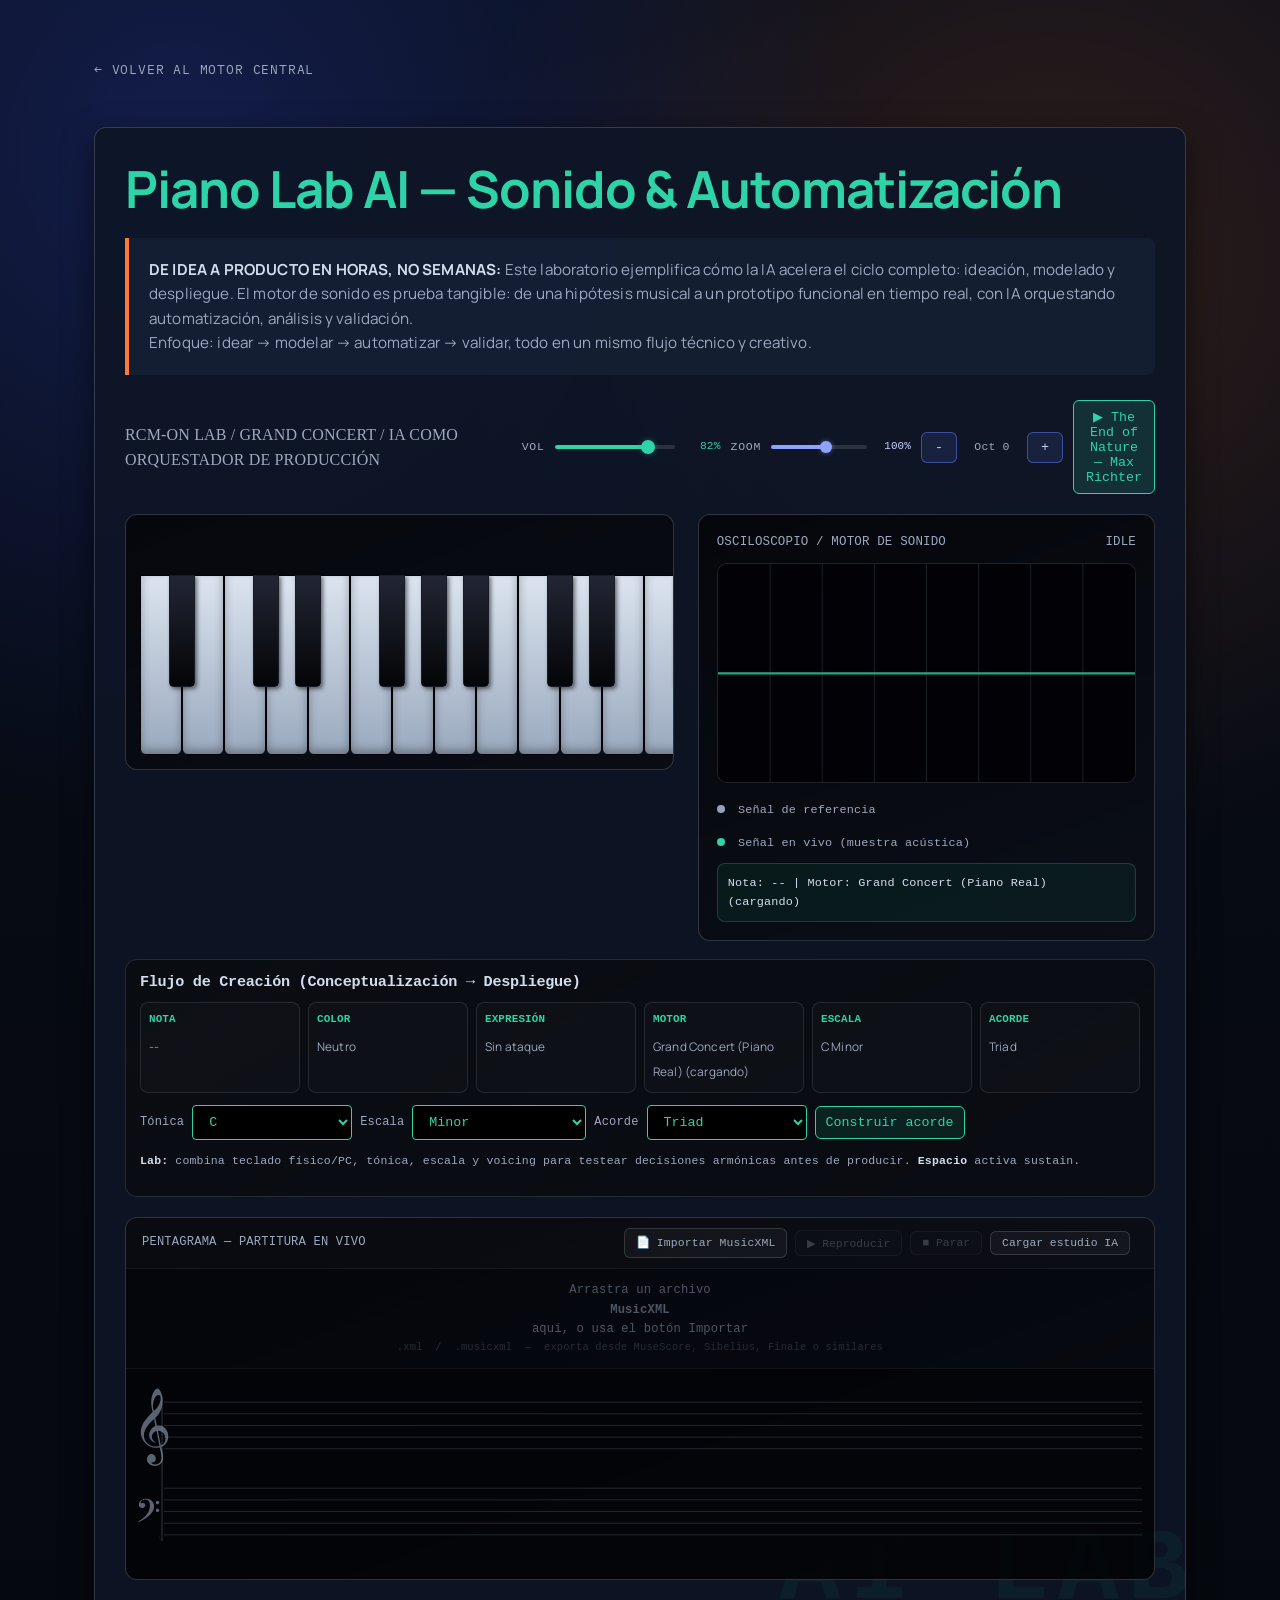
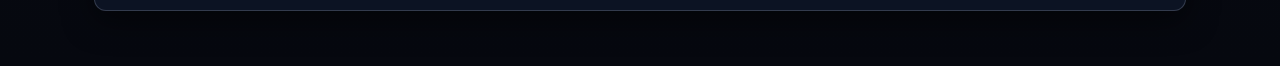
<file: 01-hybrid-mind/piano_pro_studio.html>
<!DOCTYPE html>
<html lang="es">
<head>
    <meta charset="UTF-8">
    <meta name="viewport" content="width=device-width, initial-scale=1.0">
    <title>RCM-ON | Motor de Sonido</title>
    <link rel="stylesheet" href="../css/rcm-theme.css">
    <script defer src="https://static.cloudflareinsights.com/beacon.min.js" data-cf-beacon='{"token":"4bd4d9a2a4fd41ada302cc0f5b3d4526"}'></script>
    <style>
        .synth-panel { background: var(--surface-1); border: 1px solid var(--border-main); border-radius: 12px; padding: 30px; margin-top: 20px; box-shadow: 0 10px 30px rgba(0,0,0,0.5); }
        .metaphor-box { background: var(--surface-2); border-left: 4px solid var(--orange-base); padding: 20px; border-radius: 0 8px 8px 0; margin-bottom: 25px; font-size: 0.95rem; color: var(--text-muted); line-height: 1.6; }
        .metaphor-box strong { color: var(--text-main); }
        .controls-header { display: flex; justify-content: space-between; align-items: center; margin-bottom: 15px; }
        .controls-right { display: flex; align-items: center; gap: 10px; }
        select { background: #000; color: var(--emerald-base); border: 1px solid var(--emerald-base); border-radius: 4px; padding: 8px 12px; font-family: 'JetBrains Mono', monospace; cursor: pointer; outline: none; }
        .vol-control { display: flex; align-items: center; gap: 8px; }
        .vol-label { font-family: 'JetBrains Mono', monospace; font-size: 0.72rem; color: var(--text-muted); text-transform: uppercase; letter-spacing: 0.06em; white-space: nowrap; }
        .vol-slider { -webkit-appearance: none; appearance: none; width: 120px; height: 4px; border-radius: 999px; background: linear-gradient(to right, var(--emerald-base) var(--pct, 82%), rgba(255,255,255,0.12) var(--pct, 82%)); outline: none; cursor: pointer; }
        .vol-slider::-webkit-slider-thumb { -webkit-appearance: none; width: 14px; height: 14px; border-radius: 50%; background: var(--emerald-base); box-shadow: 0 0 6px var(--emerald-glow); }
        .vol-slider::-moz-range-thumb { width: 14px; height: 14px; border: none; border-radius: 50%; background: var(--emerald-base); box-shadow: 0 0 6px var(--emerald-glow); }
        .vol-readout { font-family: 'JetBrains Mono', monospace; font-size: 0.7rem; color: var(--emerald-base); min-width: 36px; text-align: right; }
        .zoom-control { display: flex; align-items: center; gap: 8px; }
        .zoom-slider { -webkit-appearance: none; appearance: none; width: 96px; height: 4px; border-radius: 999px; background: linear-gradient(to right, #8ea2ff var(--pct, 40%), rgba(255,255,255,0.12) var(--pct, 40%)); outline: none; cursor: pointer; }
        .zoom-slider::-webkit-slider-thumb { -webkit-appearance: none; width: 12px; height: 12px; border-radius: 50%; background: #8ea2ff; box-shadow: 0 0 5px rgba(142,162,255,0.5); }
        .zoom-slider::-moz-range-thumb { width: 12px; height: 12px; border: none; border-radius: 50%; background: #8ea2ff; box-shadow: 0 0 5px rgba(142,162,255,0.5); }
        .zoom-readout { font-family: 'JetBrains Mono', monospace; font-size: 0.68rem; color: #c7d2fe; min-width: 34px; text-align: right; }
        .play-demo-btn { background: var(--emerald-surface); color: var(--emerald-base); border: 1px solid var(--emerald-base); border-radius: 6px; padding: 8px 12px; font-family: 'JetBrains Mono', monospace; cursor: pointer; }
        .play-demo-btn.active { background: rgba(249,115,22,0.12); color: var(--orange-base); border-color: var(--orange-base); }
        .octave-controls { display: flex; align-items: center; gap: 6px; }
        .octave-btn { background: rgba(95,125,255,0.12); color: #c5d3ff; border: 1px solid rgba(95,125,255,0.52); border-radius: 6px; padding: 7px 10px; font-family: 'JetBrains Mono', monospace; cursor: pointer; min-width: 36px; }
        .octave-readout { font-family: 'JetBrains Mono', monospace; font-size: 0.72rem; color: var(--text-muted); min-width: 58px; text-align: center; }

        .instrument-stage { margin-top: 20px; display: grid; grid-template-columns: minmax(0, 1.2fr) minmax(0, 1fr); gap: 24px; align-items: start; }
        .chord-indicator { min-height: 34px; display: flex; align-items: center; gap: 7px; flex-wrap: wrap; margin-bottom: 8px; }
        .chord-note-tag { font-family: 'JetBrains Mono', monospace; font-size: 0.72rem; padding: 3px 9px; border-radius: 999px; border: 1px solid rgba(95,125,255,0.55); background: rgba(95,125,255,0.14); color: #b8ccff; }
        .chord-name-tag { font-family: 'JetBrains Mono', monospace; font-size: 0.72rem; padding: 3px 10px; border-radius: 999px; border: 1px solid rgba(255,122,54,0.55); background: rgba(255,122,54,0.14); color: #ffc8a0; margin-left: auto; }
        .keyboard-zone { border: 1px solid var(--border-main); border-radius: 12px; padding: 14px 14px 14px; background: linear-gradient(160deg, rgba(6, 7, 12, 0.92), rgba(9, 10, 15, 0.72)); overflow-x: auto; overflow-y: hidden; scroll-behavior: smooth; }
        .keyboard-scale { width: max-content; margin: 0; transform: scale(var(--kb-scale, 1)); transform-origin: top left; transition: transform 0.18s ease; }
        .keyboard { display: flex; position: relative; height: 180px; justify-content: flex-start; margin-top: 12px; }
        .key { position: relative; cursor: pointer; user-select: none; transition: background 0.1s; }
        .key.white { width: 42px; height: 180px; background: linear-gradient(to bottom, #dbe4ef, #9aa9be); border: 1px solid #030305; border-bottom-left-radius: 6px; border-bottom-right-radius: 6px; z-index: 1; box-shadow: inset 0 -4px 8px rgba(0,0,0,0.3); }
        .key.white:hover { background: #e2e8f0; }
        .key.white.active { background: #f8fafc; box-shadow: inset 0 2px 4px rgba(0,0,0,0.5), 0 0 10px rgba(16,185,129,0.35); border-bottom: 2px solid var(--emerald-base); }
        .key.black { width: 26px; height: 112px; background: linear-gradient(to bottom, #222634, #040507); border: 1px solid #181c26; border-bottom-left-radius: 4px; border-bottom-right-radius: 4px; position: absolute; z-index: 3; margin-left: -13px; box-shadow: 2px 2px 4px rgba(0,0,0,0.55); }
        .key.black.active { background: linear-gradient(to bottom, #2e3547, #0b0f15); transform: translateY(1px); box-shadow: inset 0 1px 2px rgba(255,255,255,0.08), inset 0 -2px 6px rgba(0,0,0,0.6), 0 0 14px rgba(16,185,129,0.3); border-color: #0f172a; }
        .osc-panel { margin-top: 0; border: 1px solid var(--border-main); border-radius: 12px; padding: 18px; background: linear-gradient(160deg, rgba(5, 6, 10, 0.92), rgba(10, 12, 18, 0.7)); }
        .osc-head { display: flex; justify-content: space-between; gap: 10px; font-family: 'JetBrains Mono', monospace; font-size: 0.78rem; color: var(--text-muted); margin-bottom: 10px; }
        .osc-canvas { width: 100%; height: 220px; border: 1px solid rgba(255,255,255,0.12); border-radius: 10px; background: rgba(2,3,6,0.8); box-shadow: inset 0 0 24px rgba(0,0,0,0.45); }
        .osc-legend { margin-top: 10px; display: flex; flex-wrap: wrap; gap: 14px; font-family: 'JetBrains Mono', monospace; font-size: 0.74rem; color: var(--text-muted); }
        .dot { display: inline-block; width: 8px; height: 8px; border-radius: 50%; margin-right: 6px; }
        .dot-base { background: #94a3b8; }
        .dot-live { background: var(--emerald-base); }
        .osc-readout { margin-top: 10px; font-family: 'JetBrains Mono', monospace; font-size: 0.74rem; color: var(--text-main); border: 1px solid rgba(16,185,129,0.3); border-radius: 8px; padding: 10px; background: rgba(16,185,129,0.08); }
        .flow-map { margin-top: 18px; border: 1px solid rgba(255,255,255,0.12); border-radius: 12px; padding: 14px; background: linear-gradient(150deg, rgba(10,12,16,0.85), rgba(8,9,12,0.72)); }
        .flow-title { margin: 0 0 10px; color: var(--text-main); font-size: 0.95rem; font-family: 'JetBrains Mono', monospace; }
        .flow-steps { display: grid; grid-template-columns: repeat(6, minmax(0, 1fr)); gap: 8px; }
        .flow-step { border: 1px solid rgba(255,255,255,0.1); border-radius: 8px; padding: 8px; background: rgba(255,255,255,0.02); }
        .flow-step b { display: block; color: var(--emerald-base); font-size: 0.68rem; font-family: 'JetBrains Mono', monospace; margin-bottom: 4px; }
        .flow-step span { color: var(--text-muted); font-size: 0.74rem; }
        .compose-row { margin-top: 12px; display: flex; flex-wrap: wrap; gap: 8px; align-items: center; }
        .compose-row label { color: var(--text-muted); font-family: 'JetBrains Mono', monospace; font-size: 0.75rem; }
        .compose-row select { min-width: 160px; }
        .compose-btn { background: rgba(16,185,129,0.12); color: var(--emerald-base); border: 1px solid var(--emerald-base); border-radius: 6px; padding: 8px 10px; font-family: 'JetBrains Mono', monospace; cursor: pointer; }
        .play-hint { margin-top: 12px; color: var(--text-muted); font-family: 'JetBrains Mono', monospace; font-size: 0.72rem; }
        .play-hint strong { color: var(--text-main); }
        .synth-panel { position: relative; overflow: hidden; }
        .synth-panel::after {
            content: 'AI LAB';
            position: absolute;
            right: -12px;
            bottom: -12px;
            font-family: 'JetBrains Mono', monospace;
            font-size: clamp(2.2rem, 8vw, 6.6rem);
            line-height: 1;
            letter-spacing: 0.08em;
            color: rgba(16, 185, 129, 0.07);
            font-weight: 800;
            pointer-events: none;
            z-index: 0;
        }
        .synth-panel > * { position: relative; z-index: 1; }
        /* ─── Score / Staff zone ─────────────────────────────────────────────── */
        .score-zone { margin-top: 20px; border: 1px solid var(--border-main); border-radius: 12px; overflow: hidden; background: linear-gradient(160deg, rgba(4,5,10,0.94), rgba(8,9,14,0.78)); }
        .score-head { display: flex; justify-content: space-between; align-items: center; flex-wrap: wrap; gap: 8px; padding: 10px 16px; border-bottom: 1px solid rgba(255,255,255,0.05); font-family: 'JetBrains Mono', monospace; font-size: 0.76rem; color: var(--text-muted); background: rgba(255,255,255,0.02); }
        .score-controls { display: flex; align-items: center; gap: 8px; flex-wrap: wrap; }
        .score-btn { font-family: 'JetBrains Mono', monospace; font-size: 0.71rem; padding: 5px 11px; border-radius: 6px; cursor: pointer; border: 1px solid rgba(255,255,255,0.14); background: rgba(255,255,255,0.04); color: var(--text-muted); transition: border-color 0.15s, color 0.15s; }
        .score-btn:not(:disabled):hover { border-color: var(--emerald-base); color: var(--emerald-base); }
        .score-btn.active { background: rgba(249,115,22,0.12); color: var(--orange-base); border-color: var(--orange-base); }
        .score-btn:disabled { opacity: 0.3; cursor: default; }
        #scoreInfo { font-family: 'JetBrains Mono', monospace; font-size: 0.67rem; color: var(--text-muted); }
        .xml-drop-zone { display: flex; flex-direction: column; align-items: center; justify-content: center; min-height: 54px; padding: 12px 16px; border-bottom: 1px solid rgba(255,255,255,0.04); font-family: 'JetBrains Mono', monospace; font-size: 0.76rem; color: rgba(148,163,184,0.5); cursor: pointer; transition: background 0.2s, color 0.2s; text-align: center; }
        .xml-drop-zone:hover, .xml-drop-zone.drag-over { background: rgba(52,211,153,0.05); color: var(--emerald-base); }
        .xml-drop-zone.loaded { color: var(--emerald-base); background: rgba(52,211,153,0.04); }
        #staffCanvas { display: block; width: 100%; height: 210px; background: rgba(2,3,6,0.7); }
        @media (max-width: 1100px) { .instrument-stage { grid-template-columns: 1fr; } .keyboard-zone { min-height: 246px; } .keyboard-scale { transform: scale(0.92); } }
        @media (max-width: 820px) { .controls-header { flex-direction: column; align-items: flex-start; gap: 8px; } .controls-right { width: 100%; flex-wrap: wrap; } }
        @media (max-width: 920px) { .flow-steps { grid-template-columns: repeat(3, minmax(0, 1fr)); } }
        @media (max-width: 560px) { .osc-head { flex-direction: column; align-items: flex-start; } .flow-steps { grid-template-columns: repeat(2, minmax(0, 1fr)); } .keyboard-zone { min-height: 220px; } .keyboard-scale { transform: scale(0.78); } }
    </style>
</head>
<body>
    <div class="container">
        <a href="../index.html" class="btn-back">&larr; Volver al Motor Central</a>
        <div class="synth-panel">
            <h1 style="color: var(--emerald-base); margin-bottom: 20px;">Piano Lab AI — Sonido & Automatización</h1>
            <div class="metaphor-box">
                <strong>DE IDEA A PRODUCTO EN HORAS, NO SEMANAS:</strong> Este laboratorio ejemplifica cómo la IA acelera el ciclo completo: ideación, modelado y despliegue. El motor de sonido es prueba tangible: de una hipótesis musical a un prototipo funcional en tiempo real, con IA orquestando automatización, análisis y validación. <br>
                Enfoque: idear → modelar → automatizar → validar, todo en un mismo flujo técnico y creativo.
            </div>
            <div class="controls-header">
                <span style="font-family: 'JetBrains Mono'; color: var(--text-muted);">RCM-ON LAB / GRAND CONCERT / IA COMO ORQUESTADOR DE PRODUCCIÓN</span>
                <div class="controls-right">
                    <div class="vol-control" aria-label="Control de volumen">
                        <span class="vol-label">Vol</span>
                        <input type="range" id="volSlider" class="vol-slider" min="0" max="1" step="0.01" value="0.82" style="--pct:82%">
                        <span id="volReadout" class="vol-readout">82%</span>
                    </div>
                    <div class="zoom-control" aria-label="Zoom del teclado">
                        <span class="vol-label">Zoom</span>
                        <input type="range" id="zoomSlider" class="zoom-slider" min="0.65" max="1.25" step="0.01" value="1" style="--pct:58%">
                        <span id="zoomReadout" class="zoom-readout">100%</span>
                    </div>
                    <div class="octave-controls" aria-label="Control de octava">
                        <button id="octaveDownBtn" class="octave-btn" type="button">-</button>
                        <span id="octaveReadout" class="octave-readout">Oct 0</span>
                        <button id="octaveUpBtn" class="octave-btn" type="button">+</button>
                    </div>
                    <button id="playDemoBtn" class="play-demo-btn" type="button">&#9654; The End of Nature &mdash; Max Richter</button>
                </div>
            </div>

            <div class="instrument-stage">
                <div class="keyboard-zone">
                    <div id="chordIndicator" class="chord-indicator"></div>
                    <div class="keyboard-scale">
                        <div id="keyboard88" class="keyboard"></div>
                    </div>
                </div>
                <div class="osc-panel">
                    <div class="osc-head">
                        <span>OSCILOSCOPIO / MOTOR DE SONIDO</span>
                        <span id="oscStatus">IDLE</span>
                    </div>
                    <canvas id="oscCanvas" class="osc-canvas" width="1100" height="220" aria-label="Osciloscopio en vivo"></canvas>
                    <div class="osc-legend">
                        <span><i class="dot dot-base"></i> Señal de referencia</span>
                        <span><i class="dot dot-live"></i> Señal en vivo (muestra acústica)</span>
                    </div>
                    <div class="osc-readout" id="oscReadout">Nota: -- | Motor: Grand Concert (Piano Real)</div>
                </div>
            </div>

            <div class="flow-map">
                <h3 class="flow-title">Flujo de Creación (Conceptualización → Despliegue)</h3>
                <div class="flow-steps">
                    <div class="flow-step"><b>NOTA</b><span id="flowNote">--</span></div>
                    <div class="flow-step"><b>COLOR</b><span id="flowColor">Neutro</span></div>
                    <div class="flow-step"><b>EXPRESIÓN</b><span id="flowExpression">Sin ataque</span></div>
                    <div class="flow-step"><b>MOTOR</b><span id="flowEngine">Piano Samples (Real)</span></div>
                    <div class="flow-step"><b>ESCALA</b><span id="flowScale">C Minor</span></div>
                    <div class="flow-step"><b>ACORDE</b><span id="flowChord">Triad</span></div>
                </div>
                <div class="compose-row">
                    <label for="rootSelect">Tónica</label>
                    <select id="rootSelect">
                        <option value="C" selected>C</option>
                        <option value="C#">C#</option>
                        <option value="D">D</option>
                        <option value="D#">D#</option>
                        <option value="E">E</option>
                        <option value="F">F</option>
                        <option value="F#">F#</option>
                        <option value="G">G</option>
                        <option value="G#">G#</option>
                        <option value="A">A</option>
                        <option value="A#">A#</option>
                        <option value="B">B</option>
                    </select>
                    <label for="scaleSelect">Escala</label>
                    <select id="scaleSelect">
                        <option value="minor" selected>Minor</option>
                        <option value="major">Major</option>
                        <option value="dorian">Dorian</option>
                        <option value="lydian">Lydian</option>
                        <option value="mixolydian">Mixolydian</option>
                        <option value="phrygian">Phrygian</option>
                        <option value="locrian">Locrian</option>
                        <option value="harmonic-minor">Harmonic Minor</option>
                        <option value="melodic-minor">Melodic Minor</option>
                        <option value="pentatonic-major">Pentatonic Major</option>
                        <option value="pentatonic-minor">Pentatonic Minor</option>
                        <option value="blues">Blues</option>
                    </select>
                    <label for="chordSelect">Acorde</label>
                    <select id="chordSelect">
                        <option value="triad" selected>Triad</option>
                        <option value="sus2">Sus2</option>
                        <option value="sus4">Sus4</option>
                        <option value="seventh">Seventh</option>
                    </select>
                    <button id="buildChordBtn" class="compose-btn" type="button">Construir acorde</button>
                </div>
                <p class="play-hint"><strong>Lab:</strong> combina teclado físico/PC, tónica, escala y voicing para testear decisiones armónicas antes de producir. <strong>Espacio</strong> activa sustain.</p>
            </div>

            <!-- PARTITURA ─────────────────────────────────────────── -->
            <div class="score-zone" id="scoreZone">
                <div class="score-head">
                    <span>PENTAGRAMA &mdash; PARTITURA EN VIVO</span>
                    <div class="score-controls">
                        <label class="score-btn" for="xmlFileInput" title="Importar MusicXML (.xml / .musicxml)">&#128196;&nbsp;Importar MusicXML</label>
                        <input type="file" id="xmlFileInput" accept=".xml,.musicxml" style="display:none">
                        <button id="scorePlayBtn" class="score-btn" disabled>&#9654;&nbsp;Reproducir</button>
                        <button id="scoreStopBtn" class="score-btn" disabled>&#9632;&nbsp;Parar</button>
                        <button id="loadAiStudyBtn" class="score-btn" type="button">Cargar estudio IA</button>
                        <span id="scoreInfo"></span>
                    </div>
                </div>
                <div id="xmlDropZone" class="xml-drop-zone">
                    Arrastra un archivo <strong>MusicXML</strong> aqu&iacute;, o usa el bot&oacute;n Importar<br>
                    <small style="opacity:0.45;font-size:0.65rem">.xml&nbsp;&nbsp;/&nbsp;&nbsp;.musicxml &nbsp;&mdash;&nbsp; exporta desde MuseScore, Sibelius, Finale o similares</small>
                </div>
                <canvas id="staffCanvas"></canvas>
            </div>
        </div>
    </div>
    <script>
        const audioCtx = new (window.AudioContext || window.webkitAudioContext)();
        const masterGain = audioCtx.createGain();
        masterGain.gain.value = 0.82;
        const compressor = audioCtx.createDynamicsCompressor();
        compressor.threshold.value = -18;
        compressor.knee.value = 18;
        compressor.ratio.value = 2.2;
        compressor.attack.value = 0.002;
        compressor.release.value = 0.2;

        const convolver = audioCtx.createConvolver();
        convolver.buffer = createImpulseResponse(audioCtx, 2.4, 2.1);
        const reverbSend = audioCtx.createGain();
        reverbSend.gain.value = 0.31;
        const dryGain = audioCtx.createGain();
        dryGain.gain.value = 0.88;

        const analyser = audioCtx.createAnalyser();
        analyser.fftSize = 2048;
        analyser.smoothingTimeConstant = 0.83;

        masterGain.connect(dryGain);
        masterGain.connect(reverbSend);
        reverbSend.connect(convolver);
        dryGain.connect(compressor);
        convolver.connect(compressor);
        compressor.connect(analyser);
        analyser.connect(audioCtx.destination);

        const oscCanvas = document.getElementById('oscCanvas');
        const oscStatus = document.getElementById('oscStatus');
        const oscReadout = document.getElementById('oscReadout');
        const oscCtx = oscCanvas.getContext('2d');
        const waveBuffer = new Uint8Array(analyser.fftSize);
        const noiseBuffer = createNoiseBuffer(audioCtx, 0.2);
        const pianoWave = createPianoWave(audioCtx);

        let activeNotes = {};
        const motorLabels = { samples: 'Grand Concert (Piano Real)' };
        let currentMotorKey = 'samples';

        const sampleConfig = {
            basePath: '../assets/samples/grand-concert',
            minMidi: 21,
            maxMidi: 108
        };
        const sampleBuffers = new Map();
        const sampleAnchors = buildSampleAnchors(sampleConfig.minMidi, sampleConfig.maxMidi);
        let samplesReady = false;
        let sampleLoadPromise = null;
        const chordIndicator = document.getElementById('chordIndicator');
        const volSlider = document.getElementById('volSlider');
        const volReadout = document.getElementById('volReadout');
        volSlider.addEventListener('input', () => {
            const val = parseFloat(volSlider.value);
            masterGain.gain.setTargetAtTime(val, audioCtx.currentTime, 0.01);
            const pct = Math.round(val * 100);
            volReadout.textContent = pct + '%';
            volSlider.style.setProperty('--pct', pct + '%');
        });
        const playDemoBtn = document.getElementById('playDemoBtn');
        const zoomSlider = document.getElementById('zoomSlider');
        const zoomReadout = document.getElementById('zoomReadout');
        const keyboardScale = document.querySelector('.keyboard-scale');
        const rootSelect = document.getElementById('rootSelect');
        const scaleSelect = document.getElementById('scaleSelect');
        const chordSelect = document.getElementById('chordSelect');
        const buildChordBtn = document.getElementById('buildChordBtn');
        const flowNote = document.getElementById('flowNote');
        const flowColor = document.getElementById('flowColor');
        const flowExpression = document.getElementById('flowExpression');
        const flowEngine = document.getElementById('flowEngine');
        const flowScale = document.getElementById('flowScale');
        const flowChord = document.getElementById('flowChord');
        let keyElements = [];
        let keyboardMinFreq = 130.81;
        let keyboardMaxFreq = 523.25;
        let currentNoteLabel = '--';
        let currentFreq = 261.63;
        let octaveShift = 0;
        let sustainActive = false;
        const deferredStops = new Set();
        const pressedCodes = new Set();
        let demoTimers = [];
        let demoPlaying = false;
        const octaveDownBtn = document.getElementById('octaveDownBtn');
        const octaveUpBtn = document.getElementById('octaveUpBtn');
        const octaveReadout = document.getElementById('octaveReadout');
        const keyboardEl = document.getElementById('keyboard88');
        const rootSemitone = {
            C: 0, 'C#': 1, D: 2, 'D#': 3, E: 4, F: 5,
            'F#': 6, G: 7, 'G#': 8, A: 9, 'A#': 10, B: 11
        };
        const noteNames = ['C', 'C#', 'D', 'D#', 'E', 'F', 'F#', 'G', 'G#', 'A', 'A#', 'B'];
        const blackClasses = new Set([1, 3, 6, 8, 10]);

        const scaleIntervals = {
            major: [0, 2, 4, 5, 7, 9, 11],
            minor: [0, 2, 3, 5, 7, 8, 10],
            dorian: [0, 2, 3, 5, 7, 9, 10],
            lydian: [0, 2, 4, 6, 7, 9, 11],
            mixolydian: [0, 2, 4, 5, 7, 9, 10],
            phrygian: [0, 1, 3, 5, 7, 8, 10],
            locrian: [0, 1, 3, 5, 6, 8, 10],
            'harmonic-minor': [0, 2, 3, 5, 7, 8, 11],
            'melodic-minor': [0, 2, 3, 5, 7, 9, 11],
            'pentatonic-major': [0, 2, 4, 7, 9],
            'pentatonic-minor': [0, 3, 5, 7, 10],
            blues: [0, 3, 5, 6, 7, 10]
        };

        function updateReadout() {
            const motorName = currentMotorKey === 'samples' && !samplesReady
                ? `${motorLabels[currentMotorKey]} (cargando)`
                : motorLabels[currentMotorKey];
            oscReadout.textContent = `Nota: ${currentNoteLabel} | Motor: ${motorName}`;
            flowEngine.textContent = motorName;
            flowScale.textContent = `${rootSelect.value} ` + scaleSelect.value.charAt(0).toUpperCase() + scaleSelect.value.slice(1);
            flowChord.textContent = chordSelect.value.charAt(0).toUpperCase() + chordSelect.value.slice(1);
        }

        function applyKeyboardZoom(value) {
            if (!keyboardScale) return;
            const zoom = Math.max(0.65, Math.min(1.25, value));
            keyboardScale.style.setProperty('--kb-scale', zoom.toFixed(2));
            const pct = Math.round(((zoom - 0.65) / (1.25 - 0.65)) * 100);
            zoomSlider.style.setProperty('--pct', `${pct}%`);
            zoomReadout.textContent = `${Math.round(zoom * 100)}%`;
        }

        function updateMotorToggleUI() { /* single engine — no toggle needed */ }

        function midiToFrequency(midi) {
            return 440 * Math.pow(2, (midi - 69) / 12);
        }

        function midiToLabel(midi) {
            const pc = ((midi % 12) + 12) % 12;
            const octave = Math.floor(midi / 12) - 1;
            return `${noteNames[pc]}${octave}`;
        }

        function buildFullKeyboard() {
            if (!keyboardEl) return;
            keyboardEl.innerHTML = '';
            let whiteIndex = 0;
            const whiteWidth = 42;

            for (let midi = 21; midi <= 108; midi++) {
                const pc = ((midi % 12) + 12) % 12;
                const isBlack = blackClasses.has(pc);
                const key = document.createElement('div');
                key.className = `key ${isBlack ? 'black' : 'white'}`;
                key.dataset.note = midiToFrequency(midi).toFixed(4);
                key.dataset.label = midiToLabel(midi);
                key.dataset.midi = String(midi);

                if (isBlack) {
                    key.style.left = `${whiteIndex * whiteWidth}px`;
                } else {
                    whiteIndex += 1;
                }

                keyboardEl.appendChild(key);
            }
        }

        function refreshKeyboardReference() {
            keyElements = Array.from(document.querySelectorAll('.key'));
            const freqs = keyElements
                .map((key) => parseFloat(key.dataset.note))
                .filter((freq) => !Number.isNaN(freq));
            keyboardMinFreq = Math.min(...freqs);
            keyboardMaxFreq = Math.max(...freqs);
        }

        function applyOctaveShift() {
            const ratio = Math.pow(2, octaveShift);
            keyElements.forEach((key) => {
                const base = parseFloat(key.dataset.baseNote || key.dataset.note);
                if (Number.isNaN(base)) return;
                key.dataset.note = (base * ratio).toFixed(4);
            });
            refreshKeyboardReference();
            octaveReadout.textContent = `Oct ${octaveShift > 0 ? '+' : ''}${octaveShift}`;
        }

        function requestStopTone(freq, keyElement) {
            if (sustainActive) {
                deferredStops.add(Number(freq));
                return;
            }
            stopTone(freq, keyElement);
        }

        function flushDeferredStops() {
            if (!deferredStops.size) return;
            deferredStops.forEach((freq) => stopTone(Number(freq)));
            deferredStops.clear();
        }

        if (octaveDownBtn && octaveUpBtn) {
            octaveDownBtn.addEventListener('click', () => {
                octaveShift = Math.max(-2, octaveShift - 1);
                applyOctaveShift();
                updateReadout();
            });
            octaveUpBtn.addEventListener('click', () => {
                octaveShift = Math.min(2, octaveShift + 1);
                applyOctaveShift();
                updateReadout();
            });
        }



        function createNoiseBuffer(ctx, seconds) {
            const size = Math.max(1, Math.floor(ctx.sampleRate * seconds));
            const buffer = ctx.createBuffer(1, size, ctx.sampleRate);
            const data = buffer.getChannelData(0);
            for (let i = 0; i < size; i++) {
                data[i] = (Math.random() * 2 - 1) * 0.8;
            }
            return buffer;
        }

        function createImpulseResponse(ctx, seconds, decay) {
            const length = Math.max(1, Math.floor(ctx.sampleRate * seconds));
            const impulse = ctx.createBuffer(2, length, ctx.sampleRate);
            for (let channel = 0; channel < 2; channel++) {
                const data = impulse.getChannelData(channel);
                for (let i = 0; i < length; i++) {
                    const t = i / length;
                    const env = Math.pow(1 - t, decay);
                    data[i] = (Math.random() * 2 - 1) * env * (channel === 0 ? 1 : 0.95);
                }
            }
            return impulse;
        }

        function createPianoWave(ctx) {
            const real = new Float32Array(18);
            const imag = new Float32Array(18);
            const harmonics = [0, 1, 0.78, 0.52, 0.39, 0.31, 0.24, 0.2, 0.16, 0.13, 0.11, 0.095, 0.08, 0.067, 0.056, 0.049, 0.04, 0.033];
            for (let i = 1; i < harmonics.length; i++) {
                imag[i] = harmonics[i];
            }
            return ctx.createPeriodicWave(real, imag, { disableNormalization: false });
        }

        function createPianoResonators(baseFreq) {
            const bodyLow = audioCtx.createBiquadFilter();
            bodyLow.type = 'lowpass';
            bodyLow.frequency.value = Math.min(9200, 3200 + baseFreq * 7.5);
            bodyLow.Q.value = 0.64;

            const bodyPeakA = audioCtx.createBiquadFilter();
            bodyPeakA.type = 'peaking';
            bodyPeakA.frequency.value = 280 + (baseFreq * 0.85);
            bodyPeakA.Q.value = 1.4;
            bodyPeakA.gain.value = 3.8;

            const bodyPeakB = audioCtx.createBiquadFilter();
            bodyPeakB.type = 'peaking';
            bodyPeakB.frequency.value = Math.min(3100, 1450 + (baseFreq * 0.8));
            bodyPeakB.Q.value = 1.1;
            bodyPeakB.gain.value = 2.9;

            bodyLow.connect(bodyPeakA);
            bodyPeakA.connect(bodyPeakB);
            return { input: bodyLow, output: bodyPeakB };
        }

        function createPianoVoices(freq, motor, now, noteGain) {
            const oscillators = [];
            for (let idx = 0; idx < motor.stringDetune.length; idx++) {
                const osc = audioCtx.createOscillator();
                const oscGain = audioCtx.createGain();
                const stretch = 1 + (motor.stretch * (idx + 1) * 0.6);
                osc.setPeriodicWave(pianoWave);
                osc.frequency.setValueAtTime(freq * stretch, now);
                osc.detune.setValueAtTime(motor.stringDetune[idx], now);
                oscGain.gain.value = motor.stringLevel[idx] || 0.12;
                osc.connect(oscGain);
                oscGain.connect(noteGain);
                osc.start(now);
                oscillators.push({ osc, gainNode: oscGain });
            }
            return oscillators;
        }

        function midiToNoteName(midi) {
            const names = ['C', 'Cs', 'D', 'Ds', 'E', 'F', 'Fs', 'G', 'Gs', 'A', 'As', 'B'];
            const octave = Math.floor(midi / 12) - 1;
            return `${names[midi % 12]}${octave}`;
        }

        function buildSampleAnchors(minMidi, maxMidi) {
            const anchors = [];
            for (let midi = minMidi; midi <= maxMidi; midi++) {
                anchors.push({
                    midi,
                    note: midiToNoteName(midi),
                    frequency: 440 * Math.pow(2, (midi - 69) / 12)
                });
            }
            return anchors;
        }

        function getNearestSampleAnchor(targetFreq) {
            let nearest = sampleAnchors[0];
            for (let i = 1; i < sampleAnchors.length; i++) {
                const current = sampleAnchors[i];
                if (Math.abs(current.frequency - targetFreq) < Math.abs(nearest.frequency - targetFreq)) {
                    nearest = current;
                }
            }
            return nearest;
        }

        async function loadSampleBuffer(note) {
            if (sampleBuffers.has(note)) return sampleBuffers.get(note);
            const response = await fetch(`${sampleConfig.basePath}/${note}.mp3`);
            if (!response.ok) throw new Error(`Sample no encontrado: ${note}`);
            const bytes = await response.arrayBuffer();
            const buffer = await audioCtx.decodeAudioData(bytes);
            sampleBuffers.set(note, buffer);
            return buffer;
        }

        async function preloadPianoSamples() {
            if (sampleLoadPromise) return sampleLoadPromise;
            sampleLoadPromise = Promise.all(sampleAnchors.map((anchor) => loadSampleBuffer(anchor.note)))
                .then(() => {
                    samplesReady = true;
                })
                .catch((error) => {
                    console.warn('No se pudieron cargar todas las muestras de piano:', error);
                    samplesReady = false;
                });
            return sampleLoadPromise;
        }

        function polyGain() {
            // Scale peak down to avoid clipping when chords are active
            const active = Object.keys(activeNotes).length;
            return Math.min(0.92, 0.92 / Math.max(1, active * 0.55 + 0.45));
        }

        function midiFromFrequency(freq) {
            return Math.round(69 + 12 * Math.log2(freq / 440));
        }

        function pitchClassFromFrequency(freq) {
            return ((midiFromFrequency(freq) % 12) + 12) % 12;
        }

        function detectChordName(activeFreqs) {
            if (activeFreqs.length < 2) return '--';
            const pcs = [...new Set(activeFreqs.map((freq) => pitchClassFromFrequency(freq)))].sort((a, b) => a - b);
            const shapes = [
                { suffix: 'maj', intervals: [0, 4, 7] },
                { suffix: 'min', intervals: [0, 3, 7] },
                { suffix: 'sus2', intervals: [0, 2, 7] },
                { suffix: 'sus4', intervals: [0, 5, 7] },
                { suffix: '7', intervals: [0, 4, 7, 10] },
                { suffix: 'maj7', intervals: [0, 4, 7, 11] },
                { suffix: 'min7', intervals: [0, 3, 7, 10] }
            ];

            for (let i = 0; i < pcs.length; i++) {
                const root = pcs[i];
                const normalized = pcs.map((pc) => (pc - root + 12) % 12).sort((a, b) => a - b);
                for (const shape of shapes) {
                    if (shape.intervals.length !== normalized.length) continue;
                    if (shape.intervals.every((intv, idx) => intv === normalized[idx])) {
                        return `${noteNames[root]}${shape.suffix === 'maj' ? '' : shape.suffix}`;
                    }
                }
            }
            return `${noteNames[pcs[0]]} cluster`;
        }

        function updateChordIndicator() {
            if (!chordIndicator) return;
            const freqs = Object.keys(activeNotes).map(Number).sort((a, b) => a - b);
            if (!freqs.length) {
                chordIndicator.innerHTML = '';
                return;
            }
            const tags = freqs.map((freq) => {
                const midi = midiFromFrequency(freq);
                const pc = ((midi % 12) + 12) % 12;
                const oct = Math.floor(midi / 12) - 1;
                return `<span class="chord-note-tag">${noteNames[pc]}${oct}</span>`;
            }).join('');
            const chordName = detectChordName(freqs);
            chordIndicator.innerHTML = `${tags}<span class="chord-name-tag">${chordName}</span>`;
        }

        function playSampleTone(freq, keyElement) {
            const now = audioCtx.currentTime;
            const anchor = getNearestSampleAnchor(freq);
            const buffer = sampleBuffers.get(anchor.note);
            if (!buffer) return false;

            const source = audioCtx.createBufferSource();
            source.buffer = buffer;
            source.playbackRate.value = Math.max(0.35, Math.min(3.4, freq / anchor.frequency));

            const peak = polyGain();
            const noteGain = audioCtx.createGain();
            noteGain.gain.setValueAtTime(0.0001, now);
            noteGain.gain.exponentialRampToValueAtTime(peak, now + 0.004);
            noteGain.gain.exponentialRampToValueAtTime(0.0012, now + 3.2);

            const tonalFilter = audioCtx.createBiquadFilter();
            tonalFilter.type = 'lowpass';
            tonalFilter.frequency.value = Math.min(12000, 6200 + freq * 6.1);
            tonalFilter.Q.value = 0.62;

            const resonators = createPianoResonators(freq);

            source.connect(noteGain);
            noteGain.connect(tonalFilter);
            tonalFilter.connect(resonators.input);
            resonators.output.connect(masterGain);
            source.start(now);

            const resolvedKeyElement = keyElement || resolveKeyElement(freq);
            activeNotes[freq] = {
                sampleSource: source,
                keyElement: resolvedKeyElement,
                noteGain,
                filterNode: tonalFilter,
                resonatorOutput: resonators.output,
                release: 0.44
            };

            if (resolvedKeyElement) resolvedKeyElement.classList.add('active');
            currentNoteLabel = resolvedKeyElement?.dataset.label || freq.toFixed(2) + 'Hz';
            currentFreq = freq;
            oscStatus.textContent = 'LIVE';
            flowNote.textContent = currentNoteLabel;
            flowColor.textContent = 'Concert Grand';
            flowExpression.textContent = 'Muestra real / respuesta acústica';
            updateChordIndicator();
            updateReadout();
            return true;
        }

        function normalizeFrequencyForKeyboard(freq) {
            let value = freq;
            while (value < keyboardMinFreq) value *= 2;
            while (value > keyboardMaxFreq) value /= 2;
            return value;
        }

        function resolveKeyElement(freq) {
            if (!keyElements.length) return null;
            const normalized = normalizeFrequencyForKeyboard(freq);
            return keyElements.reduce((closest, key) => {
                const keyFreq = parseFloat(key.dataset.note);
                if (Number.isNaN(keyFreq)) return closest;
                if (!closest) return key;
                const closestFreq = parseFloat(closest.dataset.note);
                return Math.abs(keyFreq - normalized) < Math.abs(closestFreq - normalized) ? key : closest;
            }, null);
        }

        function playTone(freq, keyElement) {
            if (audioCtx.state === 'suspended') audioCtx.resume();

            if (currentMotorKey === 'samples') {
                if (!samplesReady) {
                    if (!sampleLoadPromise) preloadPianoSamples();
                    if (playSampleTone(freq, keyElement)) {
                        return;
                    }
                } else if (playSampleTone(freq, keyElement)) {
                    return;
                }
            }

            // No synth fallback — samples only
        }
        function stopTone(freq, keyElement) {
            if (activeNotes[freq]) {
                const note = activeNotes[freq];
                const now = audioCtx.currentTime;
                const releaseTime = note.release || 0.12;

                note.noteGain.gain.cancelScheduledValues(now);
                note.noteGain.gain.setValueAtTime(Math.max(0.0001, note.noteGain.gain.value), now);
                note.noteGain.gain.exponentialRampToValueAtTime(0.0001, now + releaseTime);

                if (note.oscillators) {
                    note.oscillators.forEach(node => {
                        node.osc.stop(now + releaseTime + 0.08);
                    });
                }
                if (note.sampleSource) {
                    note.sampleSource.stop(now + releaseTime + 0.02);
                }
                setTimeout(() => {
                    note.filterNode?.disconnect();
                    note.resonatorOutput?.disconnect();
                }, Math.ceil((releaseTime + 0.08) * 1000));

                const playedKey = keyElement || activeNotes[freq].keyElement;
                if (playedKey) playedKey.classList.remove('active');
                delete activeNotes[freq];
            }
            updateChordIndicator();
            if (Object.keys(activeNotes).length === 0) {
                currentNoteLabel = '--';
                oscStatus.textContent = 'IDLE';
                flowNote.textContent = '--';
                updateReadout();
            }
        }
        buildFullKeyboard();
        refreshKeyboardReference();
        keyElements.forEach((key) => {
            key.dataset.baseNote = key.dataset.note;
        });

        keyElements.forEach(key => {
            key.addEventListener('mousedown', () => playTone(parseFloat(key.dataset.note), key));
            key.addEventListener('mouseup', () => requestStopTone(parseFloat(key.dataset.note), key));
            key.addEventListener('mouseleave', () => requestStopTone(parseFloat(key.dataset.note), key));
            key.addEventListener('touchstart', (e) => { e.preventDefault(); playTone(parseFloat(key.dataset.note), key); });
            key.addEventListener('touchend', (e) => { e.preventDefault(); requestStopTone(parseFloat(key.dataset.note), key); });
        });

        const keyboardCodes = [
            'KeyA','KeyW','KeyS','KeyE','KeyD','KeyF','KeyT','KeyG','KeyY','KeyH','KeyU','KeyJ',
            'KeyK','KeyO','KeyL','KeyP','Semicolon','Quote','BracketRight','Backslash',
            'Digit1','Digit2','Digit3','Digit4','Digit5'
        ];
        const keyCodeToElement = new Map();
        const startMidiForTyping = 48; // C3
        keyboardCodes.forEach((code, index) => {
            const midi = startMidiForTyping + index;
            const key = keyElements.find((el) => parseInt(el.dataset.midi, 10) === midi);
            if (key) keyCodeToElement.set(code, key);
        });

        window.addEventListener('keydown', (event) => {
            if (event.code === 'Space') {
                if (!sustainActive) {
                    sustainActive = true;
                    flowExpression.textContent = 'Sustain activo';
                }
                event.preventDefault();
                return;
            }

            const keyEl = keyCodeToElement.get(event.code);
            if (!keyEl || event.repeat || pressedCodes.has(event.code)) return;
            pressedCodes.add(event.code);
            playTone(parseFloat(keyEl.dataset.note), keyEl);
        });

        window.addEventListener('keyup', (event) => {
            if (event.code === 'Space') {
                sustainActive = false;
                flushDeferredStops();
                flowExpression.textContent = 'Muestra real / respuesta acústica';
                return;
            }

            const keyEl = keyCodeToElement.get(event.code);
            if (!keyEl) return;
            pressedCodes.delete(event.code);
            requestStopTone(parseFloat(keyEl.dataset.note), keyEl);
        });

        function clearDemoTimers() {
            demoTimers.forEach(id => clearTimeout(id));
            demoTimers = [];
        }

        function stopAllNotes() {
            Object.keys(activeNotes).forEach(freq => stopTone(Number(freq)));
        }

        function stopChordDemo() {
            demoPlaying = false;
            clearDemoTimers();
            stopAllNotes();
            playDemoBtn.classList.remove('active');
            playDemoBtn.textContent = '\u25b6 The End of Nature \u2014 Max Richter';
        }

        function playChordDemo() {
            if (demoPlaying) {
                stopChordDemo();
                return;
            }

            demoPlaying = true;
            currentMotorKey = 'samples';
            updateReadout();
            playDemoBtn.classList.add('active');
            playDemoBtn.textContent = 'Stop demo';

            // The End of Nature — Max Richter
            // Progression: Am → F → C → G  (×2)
            // Voicings within C3–C5 keyboard range, slow meditative tempo
            const progression = [
                [220.00, 261.63, 329.63],   // Am  — A3 · C4 · E4
                [174.61, 220.00, 261.63],   // F   — F3 · A3 · C4
                [261.63, 329.63, 392.00],   // C   — C4 · E4 · G4
                [196.00, 246.94, 293.66],   // G   — G3 · B3 · D4
                [220.00, 261.63, 329.63],   // Am  (repeat)
                [174.61, 220.00, 261.63],   // F
                [261.63, 329.63, 392.00],   // C
                [196.00, 246.94, 293.66]    // G
            ];

            const stepMs = 2200;
            progression.forEach((chord, index) => {
                demoTimers.push(setTimeout(() => {
                    if (!demoPlaying) return;
                    stopAllNotes();
                    chord.forEach(freq => playTone(freq));
                }, index * stepMs));

                demoTimers.push(setTimeout(() => {
                    if (!demoPlaying) return;
                    chord.forEach(freq => stopTone(freq));
                }, index * stepMs + 1900));
            });

            demoTimers.push(setTimeout(() => stopChordDemo(), progression.length * stepMs + 120));
        }

        playDemoBtn.addEventListener('click', playChordDemo);

        function chordDegrees(type) {
            if (type === 'sus2') return [0, 1, 4];
            if (type === 'sus4') return [0, 3, 4];
            if (type === 'seventh') return [0, 2, 4, 6];
            return [0, 2, 4];
        }

        function semitoneToRatio(semitone) {
            return Math.pow(2, semitone / 12);
        }

        function degreeToSemitone(degree, intervals) {
            const length = intervals.length;
            const wraps = Math.floor(degree / length);
            return intervals[degree % length] + (wraps * 12);
        }

        function playBuiltChord() {
            stopAllNotes();
            const rootPc = rootSemitone[rootSelect.value] ?? 0;
            const rootMidi = 60 + rootPc;
            const formulas = {
                triad: [0, 4, 7],
                sus2: [0, 2, 7],
                sus4: [0, 5, 7],
                seventh: [0, 4, 7, 10]
            };

            let intervals = formulas[chordSelect.value] || formulas.triad;
            // If the selected scale is minor-like, use minor color for triad/seventh.
            const isMinorContext = ['minor', 'dorian', 'phrygian', 'aeolian', 'locrian', 'harmonic-minor', 'melodic-minor', 'pentatonic-minor', 'blues'].includes(scaleSelect.value);
            if (isMinorContext && chordSelect.value === 'triad') intervals = [0, 3, 7];
            if (isMinorContext && chordSelect.value === 'seventh') intervals = [0, 3, 7, 10];

            const frequencies = intervals.map((intv) => 440 * Math.pow(2, ((rootMidi + intv) - 69) / 12));
            frequencies.forEach((freq) => playTone(freq));
            setTimeout(() => {
                frequencies.forEach((freq) => stopTone(freq));
            }, 2550);
            flowChord.textContent = chordSelect.value.charAt(0).toUpperCase() + chordSelect.value.slice(1);
            flowScale.textContent = `${rootSelect.value} ` + scaleSelect.value.charAt(0).toUpperCase() + scaleSelect.value.slice(1);
        }

        buildChordBtn.addEventListener('click', playBuiltChord);
        rootSelect.addEventListener('change', updateReadout);
        scaleSelect.addEventListener('change', updateReadout);
        chordSelect.addEventListener('change', updateReadout);

        if (zoomSlider && zoomReadout) {
            zoomSlider.addEventListener('input', () => {
                applyKeyboardZoom(parseFloat(zoomSlider.value));
            });
            const initialZoom = window.innerWidth <= 560 ? 0.80 : (window.innerWidth <= 1100 ? 0.92 : 1.0);
            zoomSlider.value = initialZoom.toFixed(2);
            applyKeyboardZoom(parseFloat(zoomSlider.value));
        }

        function resizeOscCanvas() {
            if (!oscCtx) return;
            const ratio = Math.max(window.devicePixelRatio || 1, 1);
            const width = oscCanvas.clientWidth;
            const height = oscCanvas.clientHeight;
            oscCanvas.width = Math.floor(width * ratio);
            oscCanvas.height = Math.floor(height * ratio);
            oscCtx.setTransform(ratio, 0, 0, ratio, 0, 0);
        }

        function drawOscilloscope() {
            if (!oscCtx) return;
            const width = oscCanvas.clientWidth;
            const height = oscCanvas.clientHeight;
            analyser.getByteTimeDomainData(waveBuffer);

            oscCtx.clearRect(0, 0, width, height);
            oscCtx.fillStyle = 'rgba(3, 3, 7, 0.78)';
            oscCtx.fillRect(0, 0, width, height);

            oscCtx.strokeStyle = 'rgba(148, 163, 184, 0.18)';
            oscCtx.lineWidth = 1;
            for (let i = 1; i < 8; i++) {
                const x = (width / 8) * i;
                oscCtx.beginPath();
                oscCtx.moveTo(x, 0);
                oscCtx.lineTo(x, height);
                oscCtx.stroke();
            }
            oscCtx.beginPath();
            oscCtx.moveTo(0, height / 2);
            oscCtx.lineTo(width, height / 2);
            oscCtx.stroke();

            oscCtx.strokeStyle = 'rgba(148, 163, 184, 0.72)';
            oscCtx.lineWidth = 1.2;
            oscCtx.beginPath();
            oscCtx.moveTo(0, height / 2);
            oscCtx.lineTo(width, height / 2);
            oscCtx.stroke();

            oscCtx.strokeStyle = 'rgba(16, 185, 129, 0.95)';
            oscCtx.lineWidth = 2;
            oscCtx.beginPath();
            for (let i = 0; i < waveBuffer.length; i++) {
                const x = (i / (waveBuffer.length - 1)) * width;
                const y = (waveBuffer[i] / 255) * height;
                if (i === 0) oscCtx.moveTo(x, y);
                else oscCtx.lineTo(x, y);
            }
            oscCtx.stroke();

            requestAnimationFrame(drawOscilloscope);
        }

        window.addEventListener('resize', resizeOscCanvas);
        resizeOscCanvas();
        preloadPianoSamples();
        updateMotorToggleUI();
        updateReadout();
        requestAnimationFrame(drawOscilloscope);

        // ─── Piano Engine Bridge — expone el motor a los módulos ES ───────────
        window.pianoEngine = {
            playMidi(midi)  { playTone(440 * Math.pow(2, (midi - 69) / 12)); },
            stopMidi(midi)  { stopTone(440 * Math.pow(2, (midi - 69) / 12)); },
            getActiveNotes(){ return activeNotes; },
            get ready()     { return samplesReady; },
        };
    </script>

    <script type="module">
        import { parseMusicXML } from './js/musicxml-parser.js';
        import { StaffCanvas }   from './js/staff-canvas.js';
        import { ScorePlayer }   from './js/score-player.js';

        // ─── Init ───────────────────────────────────────────────────────
        const staffEl   = document.getElementById('staffCanvas');
        const dropZone  = document.getElementById('xmlDropZone');
        const fileInput = document.getElementById('xmlFileInput');
        const playBtn   = document.getElementById('scorePlayBtn');
        const stopBtn   = document.getElementById('scoreStopBtn');
        const infoEl    = document.getElementById('scoreInfo');
        const loadAiStudyBtn = document.getElementById('loadAiStudyBtn');

        const staff  = new StaffCanvas(staffEl);
        let   player = null;
        let   playerStartMs = 0;

        // freq → nearest MIDI note number
        function freqToMidi(freq) { return Math.round(Math.log2(freq / 440) * 12 + 69); }

        function buildAiStudyEvents() {
            // Original laboratorio: progresion modal lenta para test de simbiosis IA + ejecucion.
            const progression = [
                [57, 60, 64], // A3 C4 E4
                [53, 57, 60], // F3 A3 C4
                [60, 64, 67], // C4 E4 G4
                [55, 59, 62], // G3 B3 D4
                [57, 60, 64],
                [53, 57, 60],
                [60, 64, 67],
                [55, 59, 62]
            ];
            const beatMs = 980;
            const chordDur = Math.round(beatMs * 2.55);
            const events = [];

            progression.forEach((chord, i) => {
                const t = i * beatMs * 2;
                chord.forEach((midi) => {
                    events.push({ time: t, midi, duration: chordDur });
                });
            });
            return events;
        }

        // ─── Main rAF loop ──────────────────────────────────────────────
        (function loop() {
            // Sync active MIDI notes from the existing engine
            const eng = window.pianoEngine;
            if (eng) {
                const freqs  = Object.keys(eng.getActiveNotes());
                const midis  = new Set(freqs.map(f => freqToMidi(parseFloat(f))));
                staff.setActiveNotes(midis);
            }
            // Advance playhead if score is playing
            if (player?.playing) {
                staff.setPlayTime(performance.now() - playerStartMs);
            }
            staff.draw();
            requestAnimationFrame(loop);
        })();

        // ─── Score loading ────────────────────────────────────────────
        function loadScore(events) {
            player?.stop();
            player = new ScorePlayer({
                playMidi: midi => window.pianoEngine?.playMidi(midi),
                stopMidi: midi => window.pianoEngine?.stopMidi(midi),
            });
            player.load(events);
            staff.loadScore(events);
            playBtn.disabled = false;
            stopBtn.disabled = true;
            playBtn.textContent = '\u25b6\u00a0Reproducir';
            playBtn.classList.remove('active');
        }

        function loadAiStudy() {
            const events = buildAiStudyEvents();
            loadScore(events);
            const totalSec = (player.totalMs / 1000).toFixed(1);
            infoEl.textContent = `${events.length} notas · ${totalSec}s · estudio IA cargado`;
            dropZone.classList.add('loaded');
            dropZone.innerHTML = `<strong>AI-Lab Study</strong> &mdash; ${events.length}&nbsp;notas&nbsp;&nbsp;${totalSec}s`;
        }

        async function handleFile(file) {
            if (!file) return;
            try {
                const text   = await file.text();
                const events = parseMusicXML(text);
                if (!events.length) { infoEl.textContent = '\u26a0 Sin notas detectadas'; return; }
                const durSec = (player?.totalMs || 0) / 1000;
                loadScore(events);
                const totalSec = (player.totalMs / 1000).toFixed(1);
                infoEl.textContent = `${events.length} notas \u00b7 ${totalSec}s`;
                dropZone.classList.add('loaded');
                dropZone.innerHTML = `<strong>${file.name}</strong> &mdash; ${events.length}&nbsp;notas&nbsp;&nbsp;${totalSec}s`;
            } catch (err) {
                infoEl.textContent = '\u26a0 ' + err.message;
                console.error(err);
            }
        }

        // ─── Controls ────────────────────────────────────────────────
        playBtn.addEventListener('click', () => {
            if (!player) return;
            playerStartMs = performance.now();
            player.play();
            playBtn.classList.add('active');
            playBtn.textContent = '\u23f8\u00a0Reproduciendo…';
            playBtn.disabled  = true;
            stopBtn.disabled  = false;
            // Poll for end
            const tid = setInterval(() => {
                if (!player.playing) {
                    clearInterval(tid);
                    playBtn.classList.remove('active');
                    playBtn.textContent = '\u25b6\u00a0Reproducir';
                    playBtn.disabled  = false;
                    stopBtn.disabled  = true;
                    staff.clearScore();
                }
            }, 300);
        });

        stopBtn.addEventListener('click', () => {
            player?.stop();
            playBtn.classList.remove('active');
            playBtn.textContent = '\u25b6\u00a0Reproducir';
            playBtn.disabled  = false;
            stopBtn.disabled  = true;
            staff.clearScore();
        });

        fileInput.addEventListener('change', () => handleFile(fileInput.files[0]));
        loadAiStudyBtn?.addEventListener('click', loadAiStudy);

        dropZone.addEventListener('dragover',  e => { e.preventDefault(); dropZone.classList.add('drag-over'); });
        dropZone.addEventListener('dragleave', () => dropZone.classList.remove('drag-over'));
        dropZone.addEventListener('drop', e => {
            e.preventDefault();
            dropZone.classList.remove('drag-over');
            handleFile(e.dataTransfer.files[0]);
        });
        dropZone.addEventListener('click', () => fileInput.click());
    </script>
</body>
</html>
</file>
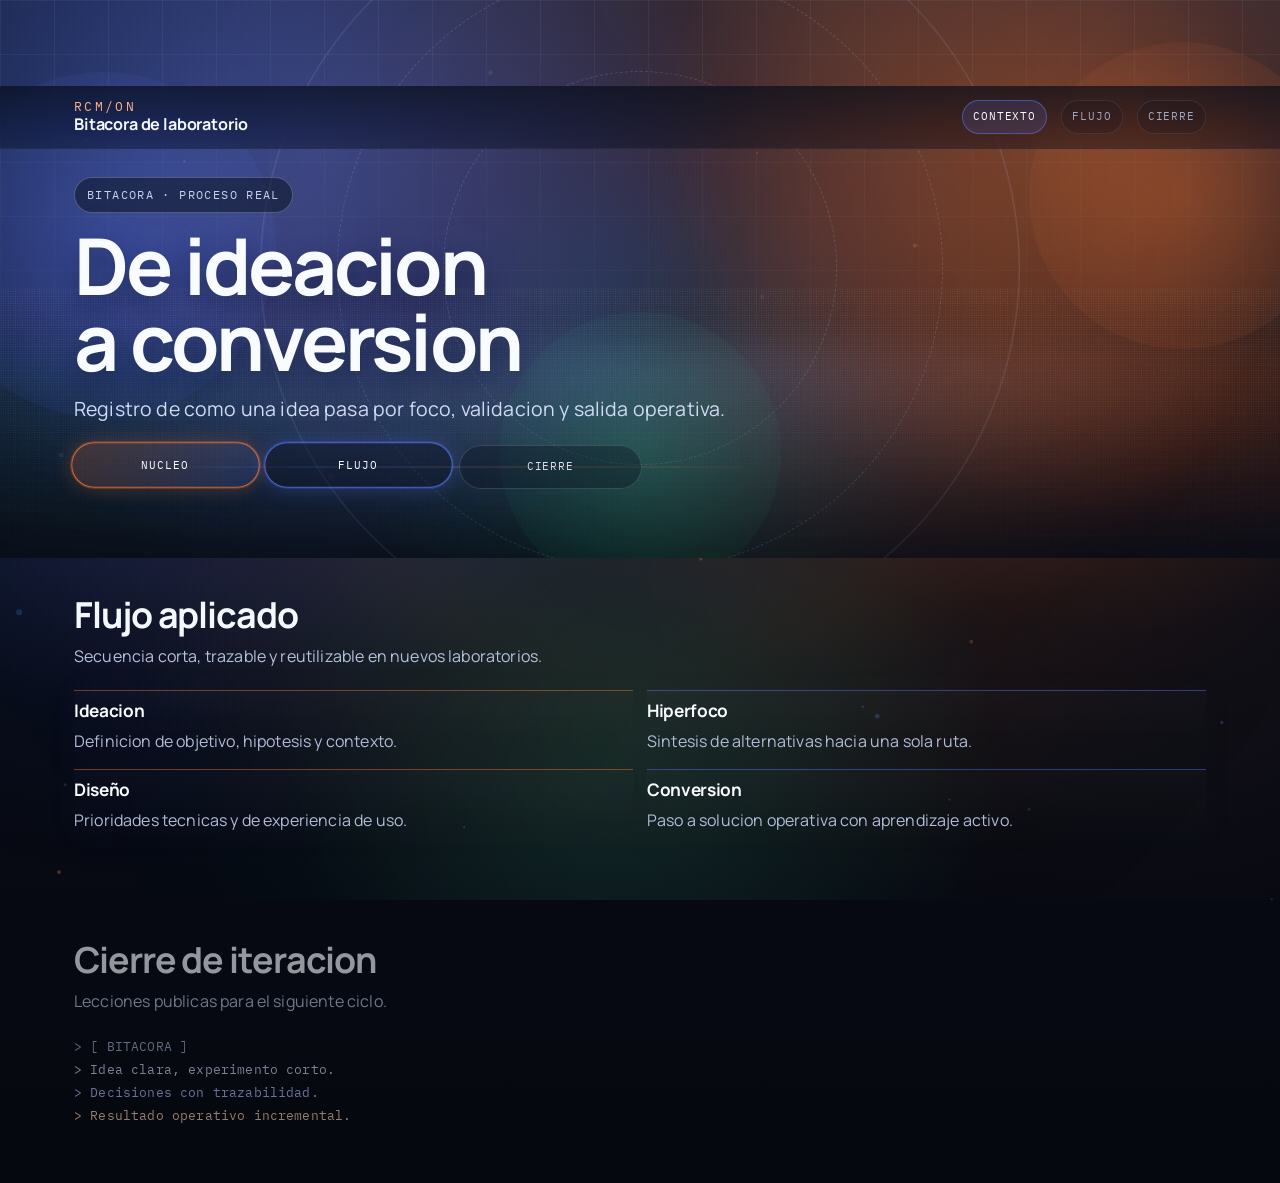
<file: blog/01-procesamiento-paralelo.html>
<!DOCTYPE html>
<html lang="es">
<head>
    <meta charset="UTF-8">
    <meta name="viewport" content="width=device-width, initial-scale=1.0">
    <title>Bitacora | Ideacion a conversion</title>
    <link rel="stylesheet" href="../css/rcm-theme.css">
    <link rel="stylesheet" href="../css/kinetic-engine.css">
    <script defer src="https://static.cloudflareinsights.com/beacon.min.js" data-cf-beacon='{"token":"4bd4d9a2a4fd41ada302cc0f5b3d4526"}'></script>
</head>
<body class="hub-index hub-fused-page">
    <div class="ambient-stage" aria-hidden="true">
        <canvas id="ambientCanvas"></canvas>
        <div class="ambient-veil"></div>
        <div class="ambient-noise"></div>
    </div>

    <header class="top-nav" aria-label="Navegacion principal">
        <div class="top-nav-inner">
            <a href="../index.html" class="top-nav-brand" aria-label="Volver al hub">
                <span class="brand-mark">RCM/ON</span>
                <span class="brand-name">Bitacora de laboratorio</span>
            </a>
            <nav class="top-nav-links">
                <a href="#bitacora-contexto">Contexto</a>
                <a href="#bitacora-flujo">Flujo</a>
                <a href="#bitacora-cierre">Cierre</a>
            </nav>
        </div>
    </header>

    <section class="hero-graph hero-impact" aria-hidden="true">
        <div class="impact-mesh"></div>
        <div class="impact-grid"></div>
        <div class="impact-orb impact-orb-a"></div>
        <div class="impact-orb impact-orb-b"></div>
        <div class="impact-orb impact-orb-c"></div>
        <div class="impact-rings"></div>
    </section>

    <section class="container hero-front scene-section" id="bitacora-contexto" data-tone="orange" data-depth="0.1">
        <div class="hero-copy">
            <p class="hero-front-kicker">BITACORA · PROCESO REAL</p>
            <h1 class="hero-front-title hero-front-title-main">De ideacion a conversion</h1>
            <p class="hero-front-subtitle">Registro de como una idea pasa por foco, validacion y salida operativa.</p>
            <div class="home-node-index" aria-label="Indice nodal de bitacora">
                <a class="home-node home-node-core" href="#bitacora-contexto">Nucleo</a>
                <a class="home-node" href="#bitacora-flujo">Flujo</a>
                <a class="home-node" href="#bitacora-cierre">Cierre</a>
            </div>
        </div>
    </section>

    <section class="container processes-section scene-section" id="bitacora-flujo" data-tone="slate" data-depth="0.22">
        <div class="labs-header">
            <h2>Flujo aplicado</h2>
            <p>Secuencia corta, trazable y reutilizable en nuevos laboratorios.</p>
        </div>
        <div class="process-flow">
            <article class="process-card process-card-orange reveal-up inview">
                <h3 class="process-title">Ideacion</h3>
                <p class="process-description">Definicion de objetivo, hipotesis y contexto.</p>
            </article>
            <article class="process-card process-card-cobalt reveal-up inview">
                <h3 class="process-title">Hiperfoco</h3>
                <p class="process-description">Sintesis de alternativas hacia una sola ruta.</p>
            </article>
            <article class="process-card process-card-orange reveal-up inview">
                <h3 class="process-title">Diseño</h3>
                <p class="process-description">Prioridades tecnicas y de experiencia de uso.</p>
            </article>
            <article class="process-card process-card-cobalt reveal-up inview">
                <h3 class="process-title">Conversion</h3>
                <p class="process-description">Paso a solucion operativa con aprendizaje activo.</p>
            </article>
        </div>
    </section>

    <section class="container log-section scene-section" id="bitacora-cierre" data-tone="emerald" data-depth="0.34">
        <div class="labs-header">
            <h2>Cierre de iteracion</h2>
            <p>Lecciones publicas para el siguiente ciclo.</p>
        </div>
        <div class="system-log">
            <div class="system-log-line log-muted">> [ BITACORA ]</div>
            <div class="system-log-line">> Idea clara, experimento corto.</div>
            <div class="system-log-line log-cobalt">> Decisiones con trazabilidad.</div>
            <div class="system-log-line log-orange">> Resultado operativo incremental.</div>
        </div>
    </section>

    <script defer src="../01-hybrid-mind/js/page-fusion.js"></script>
</body>
</html>
</file>
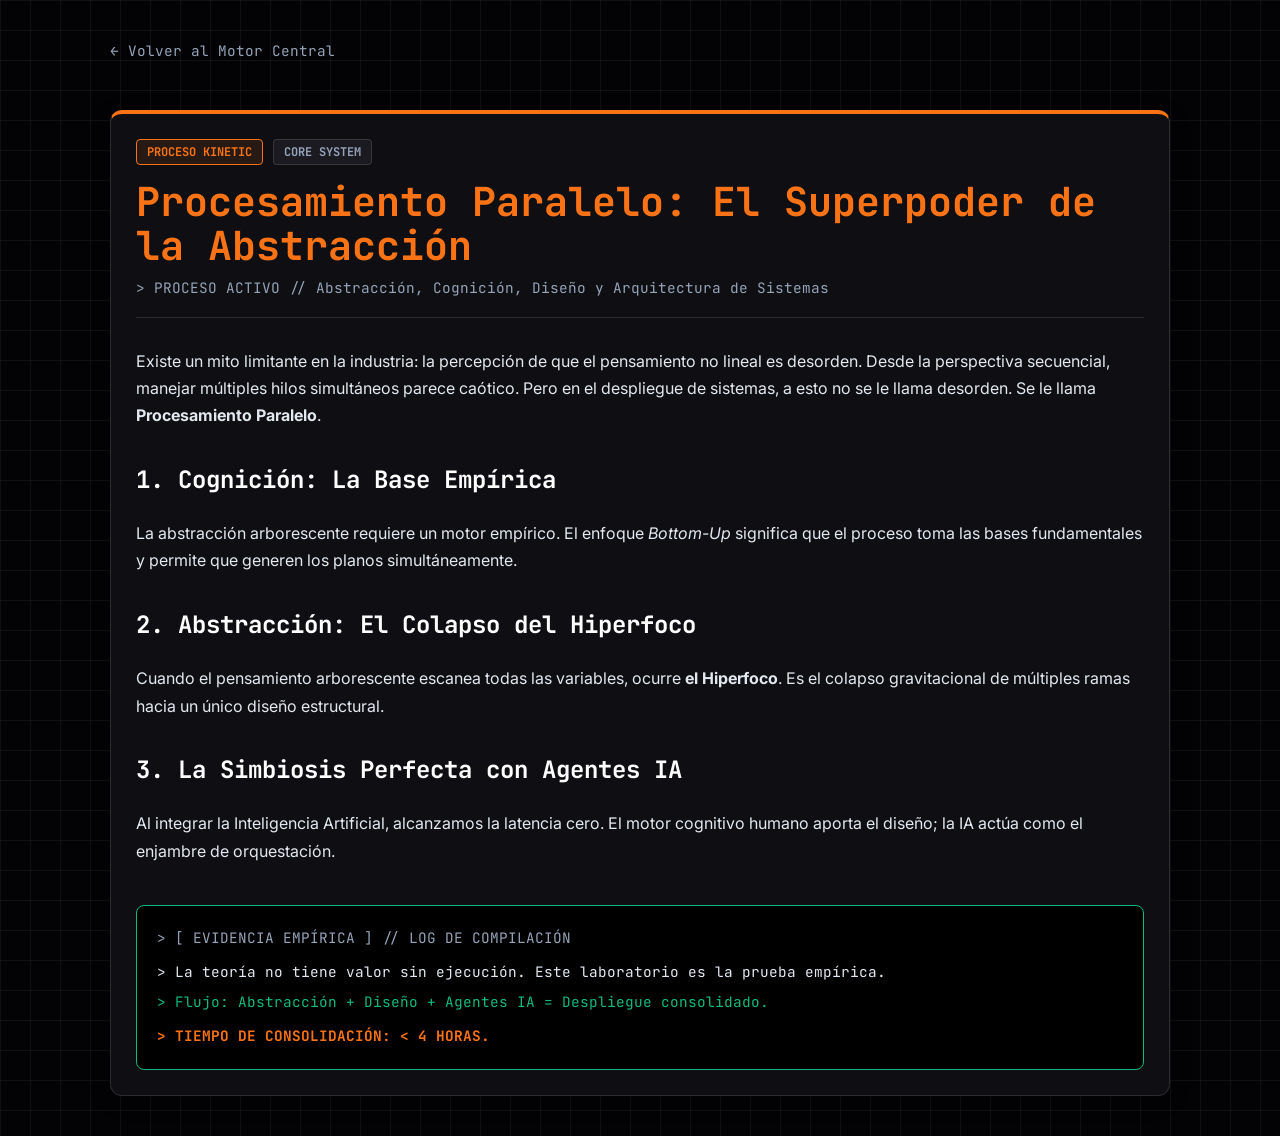
<file: 01-hybrid-mind/blog/01-procesamiento-paralelo.html>
<!DOCTYPE html>
<html lang="es">
<head>
    <meta charset="UTF-8">
    <meta name="viewport" content="width=device-width, initial-scale=1.0">
    <title>Blog | Procesamiento Paralelo y Simbiosis</title>
    <!-- RUTA CORREGIDA -->
    <link rel="stylesheet" href="../css/rcm-theme.css">
</head>
<body>
    <div class="container">
        <a href="../index.html" class="btn-back">&larr; Volver al Motor Central</a>
        <article class="card-base" style="border-top: 4px solid var(--orange-base); margin-top: 20px;">
            <header style="margin-bottom: 30px; border-bottom: 1px solid var(--border-main); padding-bottom: 20px;">
                <div style="display: flex; gap: 10px; margin-bottom: 15px;">
                    <span class="tag tag-focus">PROCESO KINETIC</span><span class="tag tag-brand">CORE SYSTEM</span>
                </div>
                <h1 style="color: var(--orange-base); font-size: 2.5rem; margin-bottom: 10px; line-height: 1.1;">Procesamiento Paralelo: El Superpoder de la Abstracción</h1>
                <p style="margin: 0; color: var(--text-muted); font-family: 'JetBrains Mono', monospace; font-size: 0.9rem;">> PROCESO ACTIVO // Abstracción, Cognición, Diseño y Arquitectura de Sistemas</p>
            </header>
            <section style="color: var(--text-main); line-height: 1.7;">
                <p>Existe un mito limitante en la industria: la percepción de que el pensamiento no lineal es desorden. Desde la perspectiva secuencial, manejar múltiples hilos simultáneos parece caótico. Pero en el despliegue de sistemas, a esto no se le llama desorden. Se le llama <strong>Procesamiento Paralelo</strong>.</p>
                <h2 style="color: var(--text-heading); margin-top: 30px;">1. Cognición: La Base Empírica</h2>
                <p>La abstracción arborescente requiere un motor empírico. El enfoque <em>Bottom-Up</em> significa que el proceso toma las bases fundamentales y permite que generen los planos simultáneamente.</p>
                <h2 style="color: var(--text-heading); margin-top: 30px;">2. Abstracción: El Colapso del Hiperfoco</h2>
                <p>Cuando el pensamiento arborescente escanea todas las variables, ocurre <strong>el Hiperfoco</strong>. Es el colapso gravitacional de múltiples ramas hacia un único diseño estructural.</p>
                <h2 style="color: var(--text-heading); margin-top: 30px;">3. La Simbiosis Perfecta con Agentes IA</h2>
                <p>Al integrar la Inteligencia Artificial, alcanzamos la latencia cero. El motor cognitivo humano aporta el diseño; la IA actúa como el enjambre de orquestación.</p>
                <div style="background: #000; border: 1px solid var(--emerald-base); border-radius: 8px; padding: 20px; font-family: 'JetBrains Mono', monospace; font-size: 0.9rem; margin-top: 40px;">
                    <div style="color: var(--text-muted);">> [ EVIDENCIA EMPÍRICA ] // LOG DE COMPILACIÓN</div>
                    <div style="color: var(--text-main); margin-top: 10px;">> La teoría no tiene valor sin ejecución. Este laboratorio es la prueba empírica.</div>
                    <div style="color: var(--emerald-base); margin-top: 5px;">> Flujo: Abstracción + Diseño + Agentes IA = Despliegue consolidado.</div>
                    <div style="color: var(--orange-base); margin-top: 10px; font-weight: bold;">> TIEMPO DE CONSOLIDACIÓN: &lt; 4 HORAS.</div>
                </div>
            </section>
        </article>
    </div>
</body>
</html>
</file>
<file: css/rcm-theme.css>
@import url('https://fonts.googleapis.com/css2?family=Manrope:wght@400;500;600;700;800&family=IBM+Plex+Mono:wght@400;500;600&display=swap');

:root {
    color-scheme: dark;

    --cobalt-50: #edf2ff;
    --cobalt-100: #dbe5ff;
    --cobalt-200: #b9cbff;
    --cobalt-300: #8aa6ff;
    --cobalt-400: #5f7dff;
    --cobalt-500: #3d5afe;
    --cobalt-600: #2f48d2;
    --cobalt-700: #273ba7;
    --cobalt-800: #212f82;
    --cobalt-900: #1a2460;

    --orange-50: #fff3eb;
    --orange-100: #ffe3d1;
    --orange-200: #ffc3a0;
    --orange-300: #ff9b63;
    --orange-400: #ff7a36;
    --orange-500: #ff5d1f;
    --orange-600: #db4710;
    --orange-700: #b2380e;
    --orange-800: #8f3012;
    --orange-900: #762d13;

    --slate-950: #06080f;
    --slate-900: #0b1120;
    --slate-850: #111a2c;
    --slate-800: #182235;
    --slate-700: #28354b;
    --slate-600: #3f4e68;
    --slate-500: #66748b;
    --slate-400: #98a3b8;
    --slate-300: #b9c1d1;
    --slate-200: #d7dce8;
    --slate-100: #ecf0f8;

    --bg-base: var(--slate-950);
    --bg-elevated: #0a1020;
    --surface-1: rgba(14, 22, 38, 0.9);
    --surface-2: rgba(20, 31, 52, 0.88);
    --surface-3: rgba(28, 41, 64, 0.9);

    --border-subtle: rgba(152, 163, 184, 0.18);
    --border-main: rgba(152, 163, 184, 0.28);
    --border-strong: rgba(152, 163, 184, 0.4);

    --text-heading: #f7faff;
    --text-main: #d4ddee;
    --text-muted: #9ca8bf;
    --text-dimmed: #76829a;

    --cobalt-base: var(--cobalt-400);
    --cobalt-glow: rgba(95, 125, 255, 0.36);
    --cobalt-surface: rgba(61, 90, 254, 0.16);

    --orange-base: var(--orange-400);
    --orange-glow: rgba(255, 122, 54, 0.35);
    --orange-surface: rgba(255, 122, 54, 0.15);

    --emerald-base: #2ed3a7;
    --emerald-glow: rgba(46, 211, 167, 0.34);
    --emerald-surface: rgba(46, 211, 167, 0.14);

    --radius-sm: 10px;
    --radius-md: 14px;
    --radius-lg: 20px;
    --shadow-soft: 0 10px 26px rgba(2, 6, 16, 0.35);
    --shadow-strong: 0 24px 56px rgba(2, 6, 16, 0.56);

    --fx-ease-out: cubic-bezier(0.22, 1, 0.36, 1);
    --fx-ease-smooth: cubic-bezier(0.2, 0.7, 0.2, 1);
    --fx-speed-fast: 180ms;
    --fx-speed-mid: 260ms;

    --scene-bridge-cobalt: rgba(95, 125, 255, 0.18);
    --scene-bridge-orange: rgba(255, 122, 54, 0.15);
    --scene-bridge-emerald: rgba(46, 211, 167, 0.14);
    --scene-bridge-shadow: rgba(8, 12, 22, 0.3);
}

* { box-sizing: border-box; }

html,
body { min-height: 100%; }

body {
    margin: 0;
    color: var(--text-main);
    font-family: 'Manrope', sans-serif;
    background-color: var(--bg-base);
    background-image:
        radial-gradient(circle at 14% 9%, rgba(61, 90, 254, 0.22), transparent 36%),
        radial-gradient(circle at 82% 16%, rgba(255, 122, 54, 0.16), transparent 34%),
        linear-gradient(180deg, #070d18 0%, #06080f 100%);
    letter-spacing: 0.01em;
    line-height: 1.6;
}

h1, h2, h3, h4 {
    margin-top: 0;
    color: var(--text-heading);
    line-height: 1.18;
    letter-spacing: -0.02em;
}

h1 { font-size: clamp(2rem, 4.5vw, 3.2rem); }
h2 { font-size: clamp(1.5rem, 2.5vw, 2.1rem); }
h3 { font-size: clamp(1.14rem, 1.9vw, 1.34rem); }

p { margin-top: 0; }

a {
    color: var(--cobalt-base);
    text-decoration: none;
    transition: color 0.24s ease, opacity 0.24s ease;
}

a:hover { color: var(--orange-base); }

.container {
    width: 100%;
    max-width: 1140px;
    padding: clamp(30px, 5vw, 56px) 24px;
    margin: 0 auto;
}

.section-head {
    display: grid;
    gap: 8px;
    margin-bottom: 18px;
}

.section-kicker {
    font-family: 'IBM Plex Mono', monospace;
    font-size: 0.72rem;
    color: var(--text-muted);
    text-transform: uppercase;
    letter-spacing: 0.08em;
}

.btn-back {
    display: inline-flex;
    align-items: center;
    gap: 8px;
    margin-bottom: 26px;
    color: var(--text-muted);
    font-family: 'IBM Plex Mono', monospace;
    font-size: 0.84rem;
    text-transform: uppercase;
    letter-spacing: 0.06em;
}

.btn-back:hover { color: var(--text-heading); }

.tag {
    display: inline-flex;
    align-items: center;
    gap: 6px;
    padding: 5px 10px;
    border-radius: 999px;
    border: 1px solid transparent;
    font-family: 'IBM Plex Mono', monospace;
    font-size: 0.68rem;
    text-transform: uppercase;
    letter-spacing: 0.08em;
}

.tag-brand {
    border-color: var(--border-main);
    background: rgba(152, 163, 184, 0.08);
    color: var(--text-muted);
}

.tag-online {
    border-color: rgba(46, 211, 167, 0.55);
    background: var(--emerald-surface);
    color: #8df5d8;
}

.tag-focus {
    border-color: rgba(255, 122, 54, 0.5);
    background: var(--orange-surface);
    color: #ffbf9c;
}

.grid-2 { display: grid; grid-template-columns: repeat(2, minmax(0, 1fr)); gap: 18px; }
.grid-3 { display: grid; grid-template-columns: repeat(3, minmax(0, 1fr)); gap: 18px; }
.flex-row { display: flex; align-items: center; gap: 14px; }
.flex-between { display: flex; align-items: center; justify-content: space-between; gap: 14px; }

.card-base {
    display: block;
    padding: 24px;
    border-radius: var(--radius-md);
    border: 1px solid var(--border-main);
    background:
        linear-gradient(155deg, rgba(29, 43, 69, 0.34), rgba(14, 23, 38, 0.72)),
        linear-gradient(180deg, rgba(61, 90, 254, 0.08) 0%, rgba(0, 0, 0, 0) 60%);
    backdrop-filter: blur(8px) saturate(1.14);
    box-shadow: var(--shadow-soft);
    transition: transform var(--fx-speed-mid) var(--fx-ease-out), border-color var(--fx-speed-mid) var(--fx-ease-smooth), box-shadow var(--fx-speed-mid) var(--fx-ease-smooth);
}

.card-hover-emerald:hover {
    transform: translateY(-3px);
    border-color: rgba(46, 211, 167, 0.62);
    box-shadow: 0 16px 36px rgba(2, 8, 18, 0.52), 0 0 0 1px rgba(46, 211, 167, 0.14);
}

.card-hover-orange:hover {
    transform: translateY(-3px);
    border-color: rgba(255, 122, 54, 0.62);
    box-shadow: 0 16px 36px rgba(2, 8, 18, 0.52), 0 0 0 1px rgba(255, 122, 54, 0.16);
}

.input-terminal {
    width: 100%;
    padding: 12px 14px;
    border: 1px solid var(--border-main);
    border-radius: var(--radius-sm);
    background: rgba(8, 12, 24, 0.9);
    color: #9ad2ff;
    font-family: 'IBM Plex Mono', monospace;
    font-size: 0.88rem;
    transition: border-color 0.24s ease, box-shadow 0.24s ease;
}

.input-terminal:focus {
    outline: none;
    border-color: rgba(95, 125, 255, 0.7);
    box-shadow: 0 0 0 3px rgba(95, 125, 255, 0.18);
}

.input-terminal::placeholder { color: var(--text-dimmed); }

.alert-box {
    margin-bottom: 18px;
    padding: 14px 16px;
    border-radius: var(--radius-sm);
    border: 1px solid var(--border-main);
    border-left-width: 4px;
    background: rgba(16, 24, 39, 0.8);
}

.alert-info { border-left-color: var(--cobalt-base); color: #bbccff; }
.alert-success { border-left-color: var(--emerald-base); color: #9ef4de; }
.alert-warning { border-left-color: var(--orange-base); color: #ffc9aa; }

main { width: 100%; }

@media (max-width: 900px) {
    .grid-2,
    .grid-3 { grid-template-columns: 1fr; }

    .container { padding-inline: 16px; }
}
</file>
<file: css/kinetic-engine.css>
@keyframes floatOrb {
    0%, 100% { transform: translate3d(0, 0, 0) scale(1); }
    50% { transform: translate3d(0, -14px, 0) scale(1.06); }
}

@keyframes ringSpin {
    0% { transform: translate(-50%, -50%) rotate(0deg); }
    100% { transform: translate(-50%, -50%) rotate(360deg); }
}

@keyframes pulseSignal {
    0%, 100% { opacity: 0.5; transform: scale(1); }
    50% { opacity: 0.95; transform: scale(1.08); }
}

.hub-index {
    --section-width: 1180px;
    position: relative;
    overflow-x: clip;
    padding-top: 86px;
    background:
        radial-gradient(circle at 18% 18%, rgba(95, 125, 255, 0.16), transparent 36%),
        radial-gradient(circle at 86% 10%, rgba(255, 122, 54, 0.15), transparent 34%),
        linear-gradient(180deg, #111a2f 0%, #070c18 34%, #06080f 100%);
    --scene-shift: 0px;
    --scene-glow: 0.92;
    --scroll-progress: 0;
    --section-drift: 0px;
    --local-tilt: 0deg;
}

.hub-index::before {
    content: "";
    position: fixed;
    inset: 0;
    z-index: 0;
    pointer-events: none;
    background:
        radial-gradient(circle at 12% 36%, rgba(95, 125, 255, 0.1), transparent 44%),
        radial-gradient(circle at 88% 56%, rgba(255, 122, 54, 0.08), transparent 40%),
        radial-gradient(circle at 44% 88%, rgba(46, 211, 167, 0.06), transparent 42%);
}

.hub-index::after {
    content: "";
    position: fixed;
    inset: 0;
    z-index: 0;
    pointer-events: none;
    opacity: 0;
    transition: opacity 0.45s ease, background 0.45s ease;
}

.hub-index[data-tone="cobalt"]::after {
    opacity: 0.42;
    background: radial-gradient(circle at 38% 28%, rgba(95, 125, 255, 0.24), transparent 44%);
}

.hub-index[data-tone="orange"]::after {
    opacity: 0.5;
    background: radial-gradient(circle at 64% 24%, rgba(255, 122, 54, 0.24), transparent 44%);
}

.hub-index[data-tone="emerald"]::after {
    opacity: 0.46;
    background: radial-gradient(circle at 52% 60%, rgba(46, 211, 167, 0.22), transparent 46%);
}

.hub-index[data-tone="slate"]::after {
    opacity: 0.3;
    background: radial-gradient(circle at 50% 40%, rgba(166, 181, 209, 0.16), transparent 50%);
}

.ambient-stage {
    position: fixed;
    inset: 0;
    z-index: 0;
    pointer-events: none;
}

#ambientCanvas {
    width: 100%;
    height: 100%;
    opacity: var(--scene-glow);
}

.ambient-veil {
    position: absolute;
    inset: 0;
    background:
        radial-gradient(circle at calc(12% + (var(--scroll-progress) * 38%)) calc(20% + (var(--scroll-progress) * 42%)), rgba(95, 125, 255, 0.2), transparent 42%),
        radial-gradient(circle at calc(88% - (var(--scroll-progress) * 34%)) calc(18% + (var(--scroll-progress) * 46%)), rgba(255, 122, 54, 0.16), transparent 36%),
        radial-gradient(circle at 50% calc(82% - (var(--scroll-progress) * 26%)), rgba(46, 211, 167, 0.13), transparent 38%);
    opacity: 0.74;
    transition: opacity 0.2s linear;
}

.ambient-noise {
    position: absolute;
    inset: 0;
    background-image: radial-gradient(rgba(255, 255, 255, 0.08) 0.55px, transparent 0.7px);
    background-size: 4px 4px;
    opacity: 0.11;
    mix-blend-mode: soft-light;
}

.hub-index > *:not(.ambient-stage):not(.hero-graph) {
    position: relative;
    z-index: 1;
}

.hub-index > .hero-graph {
    position: absolute;
    z-index: 0;
}

.top-nav {
    position: fixed;
    top: 0;
    left: 0;
    right: 0;
    z-index: 30;
    backdrop-filter: blur(14px) saturate(1.25);
    background: linear-gradient(180deg, rgba(11, 18, 32, 0.86), rgba(11, 18, 32, 0.62));
    border-bottom: 1px solid rgba(156, 168, 191, 0.24);
}

.top-nav-inner {
    max-width: var(--section-width);
    margin: 0 auto;
    padding: 14px 24px;
    display: flex;
    align-items: center;
    justify-content: space-between;
    gap: 16px;
}

.top-nav-brand {
    display: grid;
    gap: 2px;
    line-height: 1;
    min-width: 250px;
}

.brand-mark {
    font-family: 'IBM Plex Mono', monospace;
    font-size: 0.8rem;
    letter-spacing: 0.18em;
    color: #ffb187;
    text-transform: uppercase;
}

.brand-name {
    font-size: 1.01rem;
    font-weight: 700;
    letter-spacing: -0.01em;
    color: #f6f8ff;
}

.top-nav-links {
    display: flex;
    align-items: center;
    gap: 14px;
    flex-wrap: wrap;
    justify-content: flex-end;
}

.top-nav-links a {
    font-family: 'IBM Plex Mono', monospace;
    font-size: 0.7rem;
    text-transform: uppercase;
    letter-spacing: 0.08em;
    padding: 7px 10px;
    border-radius: 999px;
    color: var(--text-muted);
    border: 1px solid transparent;
    transition: border-color 0.26s ease, color 0.26s ease, background 0.26s ease;
}

.top-nav-links a:hover {
    color: #f8fbff;
    border-color: rgba(156, 168, 191, 0.38);
    background: rgba(156, 168, 191, 0.09);
}

.top-nav-links a.is-active {
    color: #ffffff;
    border-color: rgba(95, 125, 255, 0.62);
    background: rgba(95, 125, 255, 0.22);
}

.hub-fused-page .top-nav {
    border-bottom-color: rgba(156, 168, 191, 0.14);
    background: linear-gradient(180deg, rgba(8, 14, 27, 0.72), rgba(8, 14, 27, 0.44));
}

.hub-fused-page .top-nav-links a {
    border-color: rgba(156, 168, 191, 0.14);
    background: rgba(10, 18, 34, 0.2);
}

.hub-fused-page .top-nav-links a.is-active {
    border-color: rgba(95, 125, 255, 0.5);
    background: rgba(95, 125, 255, 0.15);
}

.hero-graph {
    position: absolute;
    inset: 0 0 auto 0;
    height: min(62vh, 620px);
    overflow: hidden;
    pointer-events: none;
}

.hero-graph::before {
    content: "";
    position: absolute;
    inset: auto -8% -10% -8%;
    height: clamp(180px, 30vh, 360px);
    pointer-events: none;
    background:
        radial-gradient(ellipse at 50% 12%, rgba(95, 125, 255, 0.22), transparent 56%),
        radial-gradient(ellipse at 78% 20%, rgba(255, 122, 54, 0.18), transparent 54%),
        radial-gradient(ellipse at 30% 24%, rgba(46, 211, 167, 0.14), transparent 58%);
    filter: blur(20px) saturate(1.08);
    opacity: 0.78;
}

.hero-graph::after {
    content: "";
    position: absolute;
    inset: auto 0 0 0;
    height: clamp(180px, 30vh, 360px);
    pointer-events: none;
    background:
        linear-gradient(
            180deg,
            rgba(8, 12, 22, 0) 0%,
            rgba(8, 12, 22, 0.2) 30%,
            rgba(8, 12, 22, 0.48) 56%,
            rgba(8, 12, 22, 0.72) 78%,
            rgba(8, 12, 22, 0.9) 100%
        ),
        radial-gradient(rgba(255, 255, 255, 0.12) 0.55px, transparent 0.82px);
    background-size: auto, 2.4px 2.4px;
    mix-blend-mode: soft-light;
    opacity: 1;
}

.impact-mesh {
    position: absolute;
    inset: 0;
    background:
        radial-gradient(circle at 24% 28%, rgba(95, 125, 255, 0.24), transparent 40%),
        radial-gradient(circle at 82% 24%, rgba(255, 122, 54, 0.2), transparent 34%),
        radial-gradient(circle at 50% 78%, rgba(46, 211, 167, 0.11), transparent 36%);
}

.impact-grid {
    position: absolute;
    inset: 0;
    background-image:
        linear-gradient(rgba(139, 157, 182, 0.11) 1px, transparent 1px),
        linear-gradient(90deg, rgba(139, 157, 182, 0.11) 1px, transparent 1px);
    background-size: 54px 54px;
    mask-image: linear-gradient(180deg, rgba(0, 0, 0, 0.95), rgba(0, 0, 0, 0.3) 65%, transparent);
}

.impact-orb {
    position: absolute;
    border-radius: 999px;
    filter: blur(0.5px);
    animation: floatOrb 7s ease-in-out infinite;
}

.impact-orb-a {
    width: clamp(180px, 27vw, 360px);
    height: clamp(180px, 27vw, 360px);
    left: -70px;
    top: 72px;
    background: radial-gradient(circle, rgba(95, 125, 255, 0.24), rgba(95, 125, 255, 0));
}

.impact-orb-b {
    width: clamp(180px, 24vw, 330px);
    height: clamp(180px, 24vw, 330px);
    right: -56px;
    top: 42px;
    background: radial-gradient(circle, rgba(255, 122, 54, 0.24), rgba(255, 122, 54, 0));
    animation-delay: 1.2s;
}

.impact-orb-c {
    width: clamp(180px, 22vw, 300px);
    height: clamp(180px, 22vw, 300px);
    left: 50%;
    bottom: -36px;
    transform: translateX(-50%);
    background: radial-gradient(circle, rgba(46, 211, 167, 0.18), rgba(46, 211, 167, 0));
    animation-delay: 2.2s;
}

.impact-rings {
    position: absolute;
    left: 50%;
    top: 48%;
    width: min(74vw, 760px);
    aspect-ratio: 1;
    transform: translate(-50%, -50%);
    border-radius: 50%;
    border: 1px solid rgba(166, 181, 209, 0.18);
    box-shadow: inset 0 0 0 1px rgba(166, 181, 209, 0.08);
}

.impact-rings::before,
.impact-rings::after {
    content: "";
    position: absolute;
    inset: 10%;
    border-radius: 50%;
    border: 1px dashed rgba(166, 181, 209, 0.22);
    animation: ringSpin 32s linear infinite;
}

.impact-rings::after {
    inset: 24%;
    animation-direction: reverse;
    animation-duration: 22s;
}

.container {
    max-width: var(--section-width);
}

.hero-front {
    margin-top: 8px;
    margin-bottom: -14px;
    min-height: min(28vh, 280px);
    display: grid;
    align-content: center;
    gap: 14px;
    text-align: left;
}

.hub-index:not(.hub-fused-page) .hero-front {
    margin-top: 0;
    margin-bottom: 0;
    min-height: auto;
    align-content: start;
    padding-top: 10px;
}

body.hub-index > section#objetivo.hero-front.container {
    margin-top: 0 !important;
    margin-bottom: 0 !important;
    min-height: min(34vh, 360px) !important;
    height: auto !important;
    padding-top: clamp(18px, 3vw, 34px) !important;
    padding-bottom: clamp(14px, 2vw, 24px) !important;
    align-content: start !important;
}

body.hub-index:not(.hub-fused-page) > section#objetivo {
    padding-top: clamp(12px, 2.2vw, 24px) !important;
    min-height: min(34vh, 360px) !important;
}

body.hub-index > section#objetivo .hero-editorial {
    align-items: start !important;
    align-content: start !important;
}

.hub-fused-page .hero-front {
    min-height: min(38vh, 360px);
    align-content: start;
    padding-top: clamp(10px, 2vw, 20px);
}

.scene-section {
    scroll-margin-top: 110px;
    position: relative;
}

.scene-section + .scene-section {
    margin-top: -14px;
    padding-top: calc(clamp(28px, 4vw, 52px) + 14px);
}

.hub-fused-page .scene-section + .scene-section {
    margin-top: -22px;
    padding-top: calc(clamp(28px, 4vw, 52px) + 20px);
}

.scene-section + .scene-section .labs-header {
    position: relative;
}

.scene-section + .scene-section .labs-header::before {
    content: "";
    position: absolute;
    left: -18px;
    right: -18px;
    top: -42px;
    height: 60px;
    pointer-events: none;
    border-radius: 999px;
    background:
        radial-gradient(circle at 26% 45%, color-mix(in srgb, var(--scene-bridge-cobalt) 130%, transparent), transparent 52%),
        radial-gradient(circle at 74% 45%, color-mix(in srgb, var(--scene-bridge-orange) 120%, transparent), transparent 54%),
        linear-gradient(180deg, rgba(7, 11, 20, 0), color-mix(in srgb, var(--scene-bridge-shadow) 140%, transparent));
    filter: blur(7px);
    opacity: calc(0.52 + (var(--local-mix) * 0.48));
    transform: translate3d(0, calc(var(--local-shift) * 0.22), 0);
}

.scene-section + .scene-section::before {
    content: "";
    position: absolute;
    left: 12px;
    right: 12px;
    top: -22px;
    height: 42px;
    pointer-events: none;
    border-radius: 999px;
    background:
        radial-gradient(circle at 28% 50%, color-mix(in srgb, var(--scene-bridge-cobalt) calc(90% + (var(--local-mix) * 60%)), transparent), transparent 60%),
        radial-gradient(circle at 72% 50%, color-mix(in srgb, var(--scene-bridge-orange) calc(86% + (var(--local-mix) * 56%)), transparent), transparent 62%),
        linear-gradient(180deg, rgba(8, 12, 22, 0), color-mix(in srgb, var(--scene-bridge-shadow) calc(52% + (var(--local-mix) * 34%)), transparent));
    filter: blur(6px);
    opacity: calc(0.58 + (var(--local-mix) * 0.3));
    z-index: 0;
    transform: translate3d(0, calc(var(--local-shift) * 0.18), 0);
}

.hero-editorial {
    display: grid;
    grid-template-columns: minmax(0, 1.24fr) minmax(280px, 0.86fr);
    align-items: start;
    gap: 18px;
}

.hero-copy {
    display: grid;
    gap: 14px;
}

.hero-front-kicker {
    margin: 0;
    width: fit-content;
    font-family: 'IBM Plex Mono', monospace;
    font-size: 0.72rem;
    letter-spacing: 0.12em;
    text-transform: uppercase;
    color: #c5d1ea;
    padding: 8px 12px;
    border-radius: 999px;
    border: 1px solid rgba(168, 181, 210, 0.36);
    background: rgba(12, 20, 36, 0.55);
}

.hero-front-title {
    margin: 0;
    max-width: 16ch;
    font-size: clamp(2.3rem, 6.2vw, 4.9rem);
    line-height: 0.97;
    color: #f8fbff;
    letter-spacing: -0.035em;
    text-wrap: balance;
}

.hero-front-title-main {
    text-shadow:
        0 10px 24px rgba(7, 14, 28, 0.5),
        0 0 40px rgba(95, 125, 255, 0.2);
}

.hero-front-subtitle {
    margin: 0;
    max-width: 60ch;
    color: #d0dcf3;
    font-size: clamp(1rem, 1.8vw, 1.22rem);
}

.hero-front-description {
    margin: 0;
    max-width: 62ch;
    color: #afbdd9;
    font-size: 1rem;
}

.hero-preview {
    position: relative;
    overflow: hidden;
    min-height: 340px;
    display: grid;
    align-content: start;
    gap: 12px;
    border: 0;
    background:
        linear-gradient(160deg, rgba(16, 28, 48, 0.38), rgba(10, 17, 30, 0.2)),
        radial-gradient(circle at 78% 14%, rgba(255, 122, 54, 0.16), transparent 42%);
    box-shadow: none;
    padding: 0;
}

.hero-preview::before {
    content: "";
    position: absolute;
    inset: 0;
    pointer-events: none;
    background:
        linear-gradient(115deg, rgba(95, 125, 255, 0.08), rgba(255, 122, 54, 0.08) 55%, rgba(46, 211, 167, 0.07)),
        radial-gradient(circle at 85% 86%, rgba(95, 125, 255, 0.12), transparent 38%);
}

.hero-preview > * {
    position: relative;
}

.hero-preview-kicker {
    margin: 0;
    width: fit-content;
    font-family: 'IBM Plex Mono', monospace;
    font-size: 0.64rem;
    letter-spacing: 0.11em;
    text-transform: uppercase;
    color: #9cb3ff;
    border: 1px solid rgba(95, 125, 255, 0.42);
    border-radius: 999px;
    padding: 4px 8px;
}

.hero-preview h3 {
    margin: 0;
    font-size: 1.35rem;
    color: #f4f8ff;
}

.hero-preview p {
    margin: 0;
    color: #afbed9;
    font-size: 0.94rem;
}

.preview-wave {
    margin-top: 6px;
    height: 52px;
    display: grid;
    grid-template-columns: repeat(8, 1fr);
    gap: 8px;
    align-items: end;
}

.preview-wave span {
    border-radius: 999px;
    background: linear-gradient(180deg, rgba(95, 125, 255, 0.9), rgba(255, 122, 54, 0.82));
    height: 22%;
    transform-origin: bottom;
    animation: pulseSignal 2.4s ease-in-out infinite;
}

.preview-wave span:nth-child(2) { animation-delay: 0.12s; height: 34%; }
.preview-wave span:nth-child(3) { animation-delay: 0.28s; height: 66%; }
.preview-wave span:nth-child(4) { animation-delay: 0.18s; height: 48%; }
.preview-wave span:nth-child(5) { animation-delay: 0.34s; height: 72%; }
.preview-wave span:nth-child(6) { animation-delay: 0.24s; height: 43%; }
.preview-wave span:nth-child(7) { animation-delay: 0.38s; height: 58%; }
.preview-wave span:nth-child(8) { animation-delay: 0.44s; height: 30%; }

.preview-metrics {
    margin-top: 2px;
    display: grid;
    gap: 8px;
}

.preview-metrics div {
    display: flex;
    justify-content: space-between;
    gap: 8px;
    border-bottom: 1px dashed rgba(166, 181, 209, 0.28);
    padding-bottom: 6px;
}

.preview-metrics strong {
    font-family: 'IBM Plex Mono', monospace;
    font-size: 0.66rem;
    letter-spacing: 0.09em;
    text-transform: uppercase;
    color: #98add8;
}

.preview-metrics span {
    font-size: 0.8rem;
    color: #dbe5ff;
}

.hero-preview-link {
    margin-top: 2px;
    width: fit-content;
    display: inline-flex;
    align-items: center;
    min-height: 36px;
    padding: 8px 11px;
    border-radius: 9px;
    border: 1px solid rgba(255, 122, 54, 0.52);
    color: #ffd8c1;
    font-family: 'IBM Plex Mono', monospace;
    font-size: 0.68rem;
    letter-spacing: 0.08em;
    text-transform: uppercase;
    background: rgba(255, 122, 54, 0.12);
}

.hero-preview-link:hover {
    color: #fff4ec;
    background: rgba(255, 122, 54, 0.2);
}

.hero-signals {
    display: grid;
    grid-template-columns: repeat(3, minmax(0, 1fr));
    gap: 12px;
    max-width: 780px;
}

.home-node-index {
    position: relative;
    display: grid;
    grid-template-columns: repeat(4, minmax(0, 1fr));
    gap: 10px;
    max-width: 760px;
    margin-top: 6px;
}

.home-node-index::before {
    content: "";
    position: absolute;
    left: 12%;
    right: 12%;
    top: 50%;
    height: 1px;
    background: linear-gradient(90deg, rgba(95, 125, 255, 0.08), rgba(95, 125, 255, 0.42), rgba(255, 122, 54, 0.42), rgba(255, 122, 54, 0.08));
    transform: translateY(-50%);
    pointer-events: none;
}

.home-node {
    position: relative;
    z-index: 1;
    min-height: 44px;
    display: inline-flex;
    align-items: center;
    justify-content: center;
    border-radius: 999px;
    border: 1px solid rgba(156, 168, 191, 0.44);
    background: rgba(9, 16, 30, 0.62);
    color: #d3dff9;
    font-family: 'IBM Plex Mono', monospace;
    font-size: 0.66rem;
    letter-spacing: 0.08em;
    text-transform: uppercase;
    transition: transform 220ms ease, border-color 220ms ease, box-shadow 220ms ease, color 220ms ease;
}

.hub-fused-page .home-node {
    border-color: rgba(156, 168, 191, 0.24);
    background: color-mix(in srgb, rgba(9, 16, 30, 0.42) 82%, transparent);
}

.home-node.home-node-core {
    border-color: rgba(255, 122, 54, 0.56);
    background: linear-gradient(145deg, rgba(255, 122, 54, 0.2), rgba(95, 125, 255, 0.14));
}

.home-node.is-near,
.home-node.is-active,
.home-node:hover {
    transform: translateY(-2px) scale(1.03);
    color: #ffffff;
}

.home-node.is-near {
    border-color: rgba(95, 125, 255, 0.74);
    box-shadow: 0 0 0 1px rgba(95, 125, 255, 0.26), 0 0 20px rgba(95, 125, 255, 0.26);
}

.home-node.is-active {
    border-color: rgba(255, 122, 54, 0.76);
    box-shadow: 0 0 0 1px rgba(255, 122, 54, 0.3), 0 0 20px rgba(255, 122, 54, 0.26);
}

.signal-pill {
    padding: 14px 14px;
    border-radius: 12px;
    border: 1px solid rgba(166, 181, 209, 0.3);
    background: linear-gradient(145deg, rgba(14, 24, 42, 0.78), rgba(9, 15, 28, 0.72));
    box-shadow: 0 10px 30px rgba(4, 9, 20, 0.35);
    display: grid;
    gap: 4px;
}

.signal-pill strong {
    font-size: 1.5rem;
    color: #f7fbff;
    letter-spacing: -0.03em;
    animation: pulseSignal 5s ease-in-out infinite;
}

.signal-pill span {
    font-size: 0.83rem;
    color: #aebcda;
}

.hero-cta {
    margin-top: 6px;
    display: flex;
    gap: 10px;
    flex-wrap: wrap;
}

.hero-cta-link {
    display: inline-flex;
    align-items: center;
    justify-content: center;
    min-height: 42px;
    padding: 10px 14px;
    border-radius: 999px;
    border: 1px solid rgba(95, 125, 255, 0.62);
    background: linear-gradient(135deg, rgba(95, 125, 255, 0.28), rgba(95, 125, 255, 0.14));
    color: #edf2ff;
    font-family: 'IBM Plex Mono', monospace;
    font-size: 0.74rem;
    letter-spacing: 0.08em;
    text-transform: uppercase;
    transition: transform 0.25s ease, box-shadow 0.25s ease, background 0.25s ease;
}

.hero-cta-link:hover {
    transform: translateY(-2px);
    background: linear-gradient(135deg, rgba(95, 125, 255, 0.42), rgba(95, 125, 255, 0.18));
    box-shadow: 0 14px 34px rgba(28, 53, 137, 0.5);
    color: #ffffff;
}

.hero-cta-link.secondary {
    border-color: rgba(255, 122, 54, 0.6);
    background: linear-gradient(135deg, rgba(255, 122, 54, 0.28), rgba(255, 122, 54, 0.14));
    color: #ffe4d3;
}

.hero-cta-link.secondary:hover {
    background: linear-gradient(135deg, rgba(255, 122, 54, 0.42), rgba(255, 122, 54, 0.18));
    box-shadow: 0 14px 34px rgba(133, 56, 18, 0.52);
}

.processes-section,
.labs-section,
.log-section {
    margin-top: 8px;
    padding-top: clamp(28px, 4vw, 52px);
    position: relative;
    isolation: isolate;
    --local-shift: 0px;
    --local-mix: 0;
    --local-tilt: 0deg;
    transform: none;
    opacity: calc(0.34 + (var(--open-level, 0) * 0.8));
    transition: opacity 260ms ease, filter 260ms ease;
    filter: saturate(calc(0.72 + (var(--open-level, 0) * 0.52)));
}

.scene-section.is-open {
    opacity: 1;
    filter: saturate(1);
}

.processes-section::before,
.labs-section::before,
.log-section::before {
    content: none;
}

.hub-index .processes-section::before,
.hub-index .labs-section::before,
.hub-index .log-section::before,
.hub-index .processes-section::after,
.hub-index .labs-section::after,
.hub-index .log-section::after {
    content: none;
}

.hub-index .scene-section + .scene-section::before,
.hub-index .scene-section + .scene-section .labs-header::before {
    opacity: 0.22;
    filter: blur(10px);
}

.processes-section::after,
.labs-section::after,
.log-section::after {
    content: none;
}

.labs-header {
    max-width: 760px;
    margin-bottom: 20px;
}

.labs-header h2 {
    margin: 0;
    font-size: clamp(1.7rem, 2.8vw, 2.4rem);
    letter-spacing: -0.03em;
    color: #f4f8ff;
}

.labs-header p {
    margin: 8px 0 0;
    color: #b5c2dd;
}

.process-flow {
    display: grid;
    grid-template-columns: repeat(12, minmax(0, 1fr));
    gap: 14px;
}

.process-flow,
.labs-grid,
.learning-grid {
    position: relative;
}

.process-flow::before,
.labs-grid::before,
.learning-grid::before {
    content: "";
    position: absolute;
    inset: -10px;
    pointer-events: none;
    border-radius: 16px;
    background: linear-gradient(120deg, rgba(95, 125, 255, 0.08), rgba(255, 122, 54, 0.05) 52%, rgba(46, 211, 167, 0.06));
    filter: blur(14px);
    opacity: calc(0.32 + (var(--scroll-progress) * 0.34) + (var(--local-mix) * 0.32));
    z-index: -1;
}

.scene-section .card-base {
    transform: translate3d(0, calc(var(--local-shift) * -0.34), 0);
}

.fx-ready .scene-section .card-base,
.fx-ready .processes-section::before,
.fx-ready .labs-section::before,
.fx-ready .log-section::before,
.fx-ready .processes-section::after,
.fx-ready .labs-section::after,
.fx-ready .log-section::after,
.fx-ready .scene-section + .scene-section::before,
.fx-ready .scene-section + .scene-section .labs-header::before {
    transition: none;
    will-change: transform, opacity;
}

.card-base {
    background-position: 0 calc(var(--scene-shift) * 0.08), 0 0;
}

.process-card {
    position: relative;
    overflow: visible;
    backdrop-filter: none;
    padding: 0;
    border: 0;
    background: transparent;
    box-shadow: none;
}

.hub-index .labs-subsection,
.hub-index .system-log,
.hub-index .process-card,
.hub-index .learning-card,
.hub-index .labs-card {
    background: transparent;
    box-shadow: none;
    border-radius: 0;
}

.process-card::after {
    content: none;
}

.process-card-orange {
    border-top: 1px solid rgba(255, 122, 54, 0.6);
    grid-column: span 6;
    padding-top: 10px;
}

.process-card-cobalt {
    border-top: 1px solid rgba(95, 125, 255, 0.66);
    grid-column: span 6;
    padding-top: 10px;
}

.hub-fused-page .process-card-orange,
.hub-fused-page .process-card-cobalt,
.hub-fused-page .learning-card,
.hub-fused-page .labs-card {
    background: linear-gradient(180deg, rgba(255, 255, 255, 0.015), rgba(255, 255, 255, 0));
}

.hub-fused-page .process-card-orange {
    border-top-color: rgba(255, 122, 54, 0.42);
}

.hub-fused-page .process-card-cobalt {
    border-top-color: rgba(95, 125, 255, 0.42);
}

.process-title {
    margin-bottom: 8px;
    font-size: 1.08rem;
    color: #f8fbff;
}

.process-description {
    margin: 0;
    color: #b0bdd7;
}

.labs-subsection {
    position: relative;
    overflow: visible;
    border: 0;
    background: transparent;
    box-shadow: none;
    padding: 0;
}

.labs-subsection::before {
    content: none;
}

.labs-subsection-head {
    position: relative;
    z-index: 1;
    margin-bottom: 14px;
}

.labs-subsection-head h3 {
    margin: 0;
    font-size: 1.4rem;
}

.labs-subsection-head p {
    margin: 7px 0 0;
    color: #b2bfda;
}

.labs-subsection-note {
    font-family: 'IBM Plex Mono', monospace;
    font-size: 0.68rem;
    text-transform: uppercase;
    letter-spacing: 0.08em;
    color: #d8e3ff;
}

.labs-grid {
    position: relative;
    z-index: 1;
    display: grid;
    grid-template-columns: repeat(2, minmax(0, 1fr));
    gap: 14px;
}

.labs-card {
    min-height: 180px;
    transform-style: preserve-3d;
    border: 0;
    background: transparent;
    box-shadow: none;
    padding: 0;
}

.labs-card:hover {
    transform: translateY(-2px);
}

.labs-step {
    display: inline-flex;
    padding: 4px 8px;
    border-radius: 999px;
    border: 1px solid rgba(156, 168, 191, 0.34);
    font-family: 'IBM Plex Mono', monospace;
    font-size: 0.64rem;
    letter-spacing: 0.08em;
    text-transform: uppercase;
    color: #c8d5f1;
}

.labs-card h3 {
    margin: 12px 0 8px;
    font-size: 1.05rem;
}

.labs-card p {
    margin: 0;
    color: #adb9d3;
}

.labs-status {
    display: inline-flex;
    margin-top: 14px;
    padding: 4px 9px;
    border-radius: 999px;
    border: 1px solid rgba(46, 211, 167, 0.56);
    color: #a0f8de;
    font-family: 'IBM Plex Mono', monospace;
    font-size: 0.63rem;
    text-transform: uppercase;
    letter-spacing: 0.08em;
    background: rgba(46, 211, 167, 0.12);
}

.labs-card-open .labs-status {
    border-color: rgba(255, 122, 54, 0.56);
    color: #ffd2b7;
    background: rgba(255, 122, 54, 0.12);
}

.learning-grid {
    display: grid;
    grid-template-columns: repeat(3, minmax(0, 1fr));
    gap: 14px;
    margin-bottom: 14px;
}

.learning-card {
    border: 0;
    background: transparent;
    box-shadow: none;
    padding: 0;
    border-top: 1px solid rgba(156, 168, 191, 0.36);
    padding-top: 10px;
}

.learning-card h3 {
    margin: 0 0 8px;
    font-size: 1.05rem;
}

.learning-card p {
    margin: 0;
    color: #afbdd8;
}

.system-log {
    margin-top: 10px;
    border-radius: 0;
    border: 0;
    background: transparent;
    box-shadow: none;
    padding: 0;
    font-family: 'IBM Plex Mono', monospace;
    font-size: 0.84rem;
    line-height: 1.72;
}

.system-log::before {
    content: none;
}

.system-log > * {
    position: relative;
}

.system-log-line {
    color: #c8d6f2;
}

.log-muted { color: #9eaecd; }
.log-cobalt { color: #a9bcff; }
.log-orange { color: #ffcbab; }

.home-neural-module {
    position: relative;
    display: grid;
    gap: 8px;
    padding: 6px 0;
    margin-top: 2px;
    margin-inline: clamp(-8px, -1.8vw, -24px);
    background: transparent;
    border: 0;
    box-shadow: none;
}

.home-neural-module::before {
    content: "";
    position: absolute;
    inset: -24px -16px -22px;
    z-index: 0;
    pointer-events: none;
    background:
        radial-gradient(circle at 18% 24%, rgba(95, 125, 255, 0.18), transparent 48%),
        radial-gradient(circle at 84% 22%, rgba(255, 122, 54, 0.15), transparent 40%),
        radial-gradient(circle at 50% 74%, rgba(126, 227, 202, 0.1), transparent 56%);
    filter: blur(8px) saturate(1.05);
    opacity: 0.86;
}

.home-neural-intro {
    display: grid;
    gap: 5px;
}

.home-neural-kicker {
    margin: 0;
    width: fit-content;
    font-family: 'IBM Plex Mono', monospace;
    font-size: 0.66rem;
    letter-spacing: 0.11em;
    text-transform: uppercase;
    color: #c7d5ef;
}

.home-neural-copy {
    margin: 0;
    color: #aebad3;
    font-size: 0.9rem;
}

.home-neural-stage {
    position: relative;
    min-height: clamp(380px, 66vh, 620px);
    border: 0;
    border-radius: 0;
    overflow: hidden;
    margin-inline: clamp(-12px, -2.2vw, -30px);
    background:
        radial-gradient(circle at 20% 16%, rgba(95, 125, 255, 0.17), transparent 44%),
        radial-gradient(circle at 84% 16%, rgba(255, 122, 54, 0.15), transparent 38%),
        linear-gradient(180deg, rgba(9, 15, 28, 0.2), rgba(7, 12, 24, 0.03));
    -webkit-mask-image: radial-gradient(ellipse at center, rgba(0, 0, 0, 1) 62%, rgba(0, 0, 0, 0) 100%);
    mask-image: radial-gradient(ellipse at center, rgba(0, 0, 0, 1) 62%, rgba(0, 0, 0, 0) 100%);
}

.home-neural-stage::before {
    content: "";
    position: absolute;
    inset: 0;
    pointer-events: none;
    background-image:
        linear-gradient(rgba(139, 157, 182, 0.08) 1px, transparent 1px),
        linear-gradient(90deg, rgba(139, 157, 182, 0.08) 1px, transparent 1px);
    background-size: 52px 52px;
    opacity: 0.16;
}

.home-neural-space {
    position: absolute;
    inset: 0;
    z-index: 1;
    transform:
        translate3d(var(--graph-shift-x, 0%), var(--graph-shift-y, 0%), 0)
        scale(var(--graph-scale, 1));
    transform-origin: 50% 50%;
    transition: transform 320ms cubic-bezier(0.2, 0.75, 0.2, 1), filter 280ms ease;
    filter: saturate(1.05) brightness(1.03);
}

.home-neural-edge-layer {
    position: absolute;
    inset: 0;
}

.home-neural-edge {
    position: absolute;
    height: 1px;
    border-radius: 999px;
    background: linear-gradient(90deg, rgba(156, 176, 214, 0.26), rgba(122, 208, 186, 0.2));
    transform-origin: left center;
    opacity: 0;
    transition: opacity 240ms ease, background 220ms ease, box-shadow 220ms ease;
}

.home-neural-edge.is-visible {
    opacity: 0.74;
}

.home-neural-edge.is-active {
    background: linear-gradient(90deg, rgba(168, 201, 255, 0.76), rgba(126, 227, 202, 0.72));
    box-shadow: 0 0 12px rgba(126, 227, 202, 0.34);
    animation: pulseSignal 2.2s ease-in-out infinite;
}

.home-neural-node {
    position: absolute;
    min-width: 112px;
    min-height: 34px;
    padding: 6px 10px;
    transform: translate(-50%, -50%);
    border-radius: 999px;
    border: 1px solid rgba(156, 168, 191, 0.42);
    font-family: 'IBM Plex Mono', monospace;
    font-size: 0.64rem;
    letter-spacing: 0.07em;
    text-transform: uppercase;
    color: #e4ecfb;
    background: rgba(11, 20, 34, 0.86);
    box-shadow: 0 8px 18px rgba(4, 9, 20, 0.4);
    opacity: 0;
    pointer-events: none;
    transition: opacity 250ms ease, transform 280ms ease, border-color 220ms ease, box-shadow 220ms ease;
}

.home-neural-node.is-visible {
    opacity: 1;
    pointer-events: auto;
}

.home-neural-node.is-branch {
    box-shadow: 0 10px 24px rgba(5, 12, 25, 0.52), 0 0 0 1px rgba(126, 227, 202, 0.1);
}

.home-neural-node.is-active {
    border-color: rgba(126, 227, 202, 0.72);
    color: #f4fffb;
    box-shadow: 0 14px 32px rgba(8, 16, 30, 0.62), 0 0 0 1px rgba(126, 227, 202, 0.24);
}

.home-neural-node-core {
    min-width: 136px;
    background: linear-gradient(135deg, rgba(255, 122, 54, 0.28), rgba(95, 125, 255, 0.2));
    border-color: rgba(255, 154, 102, 0.76);
    font-size: 0.66rem;
}

.home-neural-node-phase {
    border-color: rgba(95, 125, 255, 0.66);
}

.home-neural-node-detail {
    min-width: 98px;
    min-height: 30px;
    font-size: 0.59rem;
    color: #d4ffe9;
    border-color: rgba(126, 227, 202, 0.68);
    background: rgba(8, 21, 27, 0.86);
}

.home-neural-hud {
    position: absolute;
    left: 0;
    right: 0;
    top: 2px;
    z-index: 3;
    display: flex;
    align-items: flex-start;
    justify-content: space-between;
    gap: 8px;
    pointer-events: none;
    display: none;
}

.home-neural-readout,
.home-neural-controls {
    pointer-events: auto;
    border: 0;
    border-radius: 0;
    background: transparent;
    backdrop-filter: none;
    box-shadow: none;
}

.home-neural-readout {
    display: grid;
    gap: 3px;
    padding: 0;
    opacity: 0.74;
}

.home-neural-readout span {
    font-family: 'IBM Plex Mono', monospace;
    font-size: 0.64rem;
    letter-spacing: 0.07em;
    text-transform: uppercase;
    color: #95a4c2;
}

.home-neural-readout strong {
    font-size: 0.92rem;
    color: #f5f8ff;
    letter-spacing: -0.01em;
}

.home-neural-controls {
    display: none;
    align-items: center;
    flex-wrap: wrap;
    gap: 6px;
    padding: 7px;
}

.home-neural-controls button {
    min-height: 29px;
    border: 1px solid rgba(152, 163, 184, 0.34);
    border-radius: 8px;
    background: rgba(9, 16, 28, 0.9);
    color: #d4deee;
    font-family: 'IBM Plex Mono', monospace;
    font-size: 0.63rem;
    text-transform: uppercase;
    letter-spacing: 0.07em;
    padding: 6px 8px;
    cursor: pointer;
    transition: border-color 0.24s ease, color 0.24s ease, background 0.24s ease;
}

.home-neural-controls button:hover {
    color: #ffffff;
    border-color: rgba(95, 125, 255, 0.66);
    background: rgba(95, 125, 255, 0.2);
}

.home-neural-hint {
    position: absolute;
    left: 0;
    bottom: 0;
    z-index: 3;
    padding: 4px 0;
    border-radius: 0;
    border: 0;
    background: transparent;
    color: #91a0ba;
    font-family: 'IBM Plex Mono', monospace;
    font-size: 0.62rem;
    letter-spacing: 0.06em;
    text-transform: uppercase;
    opacity: 0.72;
    display: none;
}

.home-neural-panel {
    display: none;
}

.home-neural-panel h3 {
    margin: 0;
    color: #f6f9ff;
    font-size: 1.02rem;
}

.home-neural-panel p {
    margin: 0;
    color: #9fb0cc;
    font-size: 0.88rem;
    line-height: 1.5;
}

.home-neural-kv {
    display: grid;
    gap: 6px;
}

.home-neural-kv div {
    display: flex;
    justify-content: space-between;
    gap: 8px;
    border-bottom: 1px dashed rgba(166, 181, 209, 0.16);
    padding-bottom: 5px;
}

.home-neural-kv strong {
    font-family: 'IBM Plex Mono', monospace;
    font-size: 0.64rem;
    text-transform: uppercase;
    letter-spacing: 0.08em;
    color: #8695b3;
}

.home-neural-kv span {
    color: #e8eefb;
    font-size: 0.8rem;
}

.home-neural-crumbs {
    display: flex;
    flex-wrap: wrap;
    gap: 6px;
}

.home-neural-crumb {
    display: inline-flex;
    align-items: center;
    min-height: 24px;
    padding: 4px 8px;
    border-radius: 999px;
    border: 1px solid rgba(152, 163, 184, 0.22);
    background: rgba(9, 16, 27, 0.42);
    color: #a8b7d2;
    font-family: 'IBM Plex Mono', monospace;
    font-size: 0.61rem;
    text-transform: uppercase;
    letter-spacing: 0.06em;
}

.home-neural-route {
    width: fit-content;
    display: inline-flex;
    align-items: center;
    justify-content: center;
    min-height: 35px;
    padding: 7px 11px;
    border-radius: 999px;
    border: 1px solid rgba(46, 211, 167, 0.56);
    background: rgba(46, 211, 167, 0.16);
    color: #c9fff0;
    font-family: 'IBM Plex Mono', monospace;
    font-size: 0.65rem;
    text-transform: uppercase;
    letter-spacing: 0.08em;
}

.home-neural-route:hover {
    color: #f0fff9;
    background: rgba(46, 211, 167, 0.24);
}

.home-neural-route.is-hidden {
    display: none;
}

.home-neural-fallback {
    display: flex;
    flex-wrap: wrap;
    gap: 8px;
    position: relative;
    z-index: 2;
    opacity: 0.92;
}

.home-neural-intro,
.home-neural-panel {
    position: relative;
    z-index: 2;
}

.home-neural-stage {
    z-index: 1;
}

.processes-section,
.labs-section {
    overflow: clip;
}

.home-neural-fallback a {
    font-family: 'IBM Plex Mono', monospace;
    font-size: 0.63rem;
    text-transform: uppercase;
    letter-spacing: 0.07em;
    padding: 6px 8px;
    border-radius: 999px;
    border: 1px solid rgba(152, 163, 184, 0.3);
    color: #a9b8d2;
    background: rgba(8, 14, 26, 0.74);
}

.home-neural-fallback a:hover {
    border-color: rgba(255, 122, 54, 0.62);
    color: #ffe1cf;
}

.home-neural-module[data-zoom-level="0"] .home-neural-node-phase,
.home-neural-module[data-zoom-level="0"] .home-neural-node-detail,
.home-neural-module[data-zoom-level="0"] .home-neural-edge {
    opacity: 0;
    pointer-events: none;
}

.home-neural-module[data-zoom-level="1"] .home-neural-node-detail {
    opacity: 0;
    pointer-events: none;
}

.reveal-up {
    opacity: 1;
    transform: none;
}

.fx-ready .reveal-up {
    opacity: 1;
    transform: none;
    transition: opacity 0.42s cubic-bezier(0.21, 1, 0.31, 1), transform 0.42s cubic-bezier(0.21, 1, 0.31, 1);
}

.fx-ready .reveal-up.inview {
    opacity: 1;
    transform: translate3d(0, 0, 0) scale(1);
}

@media (max-width: 1040px) {
    .hero-editorial {
        grid-template-columns: 1fr;
    }

    .hero-preview {
        min-height: 286px;
    }

    .hero-front {
        margin-bottom: -20px;
        min-height: 600px;
    }

    .hero-signals {
        grid-template-columns: repeat(2, minmax(0, 1fr));
        max-width: 100%;
    }

    .process-card-orange,
    .process-card-cobalt {
        grid-column: span 12;
    }

    .home-neural-stage {
        min-height: 56vh;
    }
}

@media (max-width: 860px) {
    .hub-index {
        padding-top: 92px;
    }

    .top-nav-inner {
        padding-inline: 14px;
    }

    .brand-name {
        font-size: 0.92rem;
    }

    .top-nav-links {
        gap: 8px;
        flex-wrap: wrap;
        justify-content: flex-start;
    }

    .top-nav-links a {
        font-size: 0.64rem;
        padding: 6px 8px;
    }

    .hero-front {
        margin-bottom: -8px;
        min-height: 540px;
    }

    .hero-front-title {
        max-width: 100%;
    }

    .hero-signals,
    .labs-grid,
    .learning-grid {
        grid-template-columns: 1fr;
    }

    .home-node-index {
        grid-template-columns: repeat(2, minmax(0, 1fr));
    }

    .home-neural-module {
        padding: 14px;
    }

    .home-neural-stage {
        min-height: 54vh;
    }

    .home-neural-hud {
        position: static;
        padding: 8px 8px 0;
        display: grid;
        gap: 8px;
    }

    .home-neural-hint {
        right: 10px;
        left: auto;
        text-align: right;
        max-width: calc(100% - 20px);
    }

    .hero-preview {
        min-height: 254px;
    }

    .processes-section::before,
    .labs-section::before,
    .log-section::before {
        inset: -8px -10px -6px;
        border-radius: 18px;
    }

    .scene-section {
        scroll-margin-top: 104px;
    }

    .scene-section + .scene-section {
        margin-top: -8px;
        padding-top: calc(clamp(28px, 4vw, 52px) + 8px);
    }

    .scene-section + .scene-section .labs-header::before {
        top: -34px;
        height: 48px;
    }

    .scene-section + .scene-section::before {
        top: -16px;
        height: 34px;
    }
}

@media (max-width: 640px) {
    .hub-index {
        padding-top: 104px;
    }

    .top-nav-brand {
        min-width: auto;
    }

    .brand-mark {
        font-size: 0.66rem;
    }

    .brand-name {
        font-size: 0.82rem;
    }

    .hero-front {
        min-height: 500px;
        gap: 12px;
    }

    .hero-front-subtitle,
    .hero-front-description {
        font-size: 0.96rem;
    }

    .hero-cta-link {
        width: 100%;
    }

    .home-node-index {
        grid-template-columns: 1fr;
    }

    .impact-rings {
        width: 94vw;
        top: 56%;
    }

    .home-neural-stage {
        min-height: 48vh;
    }

    .home-neural-controls {
        justify-content: flex-start;
    }

    .scene-section + .scene-section {
        margin-top: -4px;
        padding-top: calc(clamp(28px, 4vw, 52px) + 4px);
    }

    .scene-section + .scene-section::before {
        top: -12px;
        height: 24px;
        filter: blur(4px);
    }
}
</file>
<file: 01-hybrid-mind/css/rcm-theme.css>
@import url('https://fonts.googleapis.com/css2?family=Inter:wght@300;400;600;800&family=JetBrains+Mono:wght@400;700&display=swap');

:root {
    --bg-base: #030305;
    --surface-1: #0f0f13;
    --surface-2: #1a1a20;
    --border-subtle: rgba(255, 255, 255, 0.05);
    --border-main: rgba(255, 255, 255, 0.12);
    --text-heading: #ffffff;
    --text-main: #e2e8f0;
    --text-muted: #94a3b8;
    --text-dimmed: #64748b;
    --emerald-base: #10B981;
    --emerald-glow: rgba(16, 185, 129, 0.4);
    --emerald-surface: rgba(16, 185, 129, 0.1);
    --orange-base: #F97316;
    --orange-glow: rgba(249, 115, 22, 0.4);
    --orange-surface: rgba(249, 115, 22, 0.1);
}

body {
    background-color: var(--bg-base); color: var(--text-main); font-family: 'Inter', sans-serif;
    margin: 0; padding: 0; min-height: 100vh;
    background-image: linear-gradient(var(--border-subtle) 1px, transparent 1px), linear-gradient(90deg, var(--border-subtle) 1px, transparent 1px);
    background-size: 30px 30px; display: flex; flex-direction: column; align-items: center;
}

h1, h2, h3, h4 { color: var(--text-heading); margin-top: 0; font-family: 'JetBrains Mono', monospace;}
a { text-decoration: none; color: var(--emerald-base); transition: all 0.3s; }
a:hover { color: var(--emerald-glow); }

.container { width: 100%; max-width: 1100px; padding: 40px 20px; box-sizing: border-box; }
.btn-back { color: var(--text-muted); font-family: 'JetBrains Mono', monospace; font-size: 0.9rem; display: inline-block; margin-bottom: 30px; }
.btn-back:hover { color: var(--orange-base); }

.tag { font-family: 'JetBrains Mono', monospace; font-size: 0.75rem; padding: 4px 10px; border-radius: 4px; font-weight: bold; border: 1px solid transparent; }
.tag-brand { background: var(--surface-2); color: var(--text-muted); border-color: var(--border-main); }
.tag-online { background: var(--emerald-surface); color: var(--emerald-base); border-color: var(--emerald-base); }
.tag-focus { background: var(--orange-surface); color: var(--orange-base); border-color: var(--orange-base); }

/* --- UI KIT RCM-ON --- */
.grid-2 { display: grid; grid-template-columns: repeat(2, 1fr); gap: 20px; }
.grid-3 { display: grid; grid-template-columns: repeat(3, 1fr); gap: 20px; }
.flex-row { display: flex; align-items: center; gap: 15px; }
.flex-between { display: flex; justify-content: space-between; align-items: center; }

@media (max-width: 768px) { .grid-2, .grid-3 { grid-template-columns: 1fr; } }

.card-base {
    background: var(--surface-1); border: 1px solid var(--border-main); border-radius: 12px;
    padding: 25px; box-shadow: 0 5px 20px rgba(0,0,0,0.3); transition: all 0.3s ease; display: block;
}
.card-hover-emerald:hover { border-color: var(--emerald-base); transform: translateY(-3px); box-shadow: 0 10px 25px var(--emerald-glow); }
.card-hover-orange:hover { border-color: var(--orange-base); transform: translateY(-3px); box-shadow: 0 10px 25px var(--orange-glow); }

.input-terminal {
    width: 100%; background: var(--bg-base); border: 1px solid var(--border-main); color: var(--emerald-base);
    font-family: 'JetBrains Mono', monospace; padding: 12px 15px; border-radius: 6px; box-sizing: border-box; transition: border 0.3s;
}
.input-terminal:focus { outline: none; border-color: var(--emerald-base); box-shadow: 0 0 10px var(--emerald-glow); }
.input-terminal::placeholder { color: var(--text-dimmed); }

.alert-box { padding: 15px; border-radius: 8px; border-left: 4px solid; margin-bottom: 20px; font-size: 0.95rem; }
.alert-info { background: var(--surface-2); border-color: var(--text-muted); color: var(--text-main); }
.alert-success { background: var(--emerald-surface); border-color: var(--emerald-base); color: var(--emerald-base); }
.alert-warning { background: var(--orange-surface); border-color: var(--orange-base); color: var(--orange-base); }
</file>
